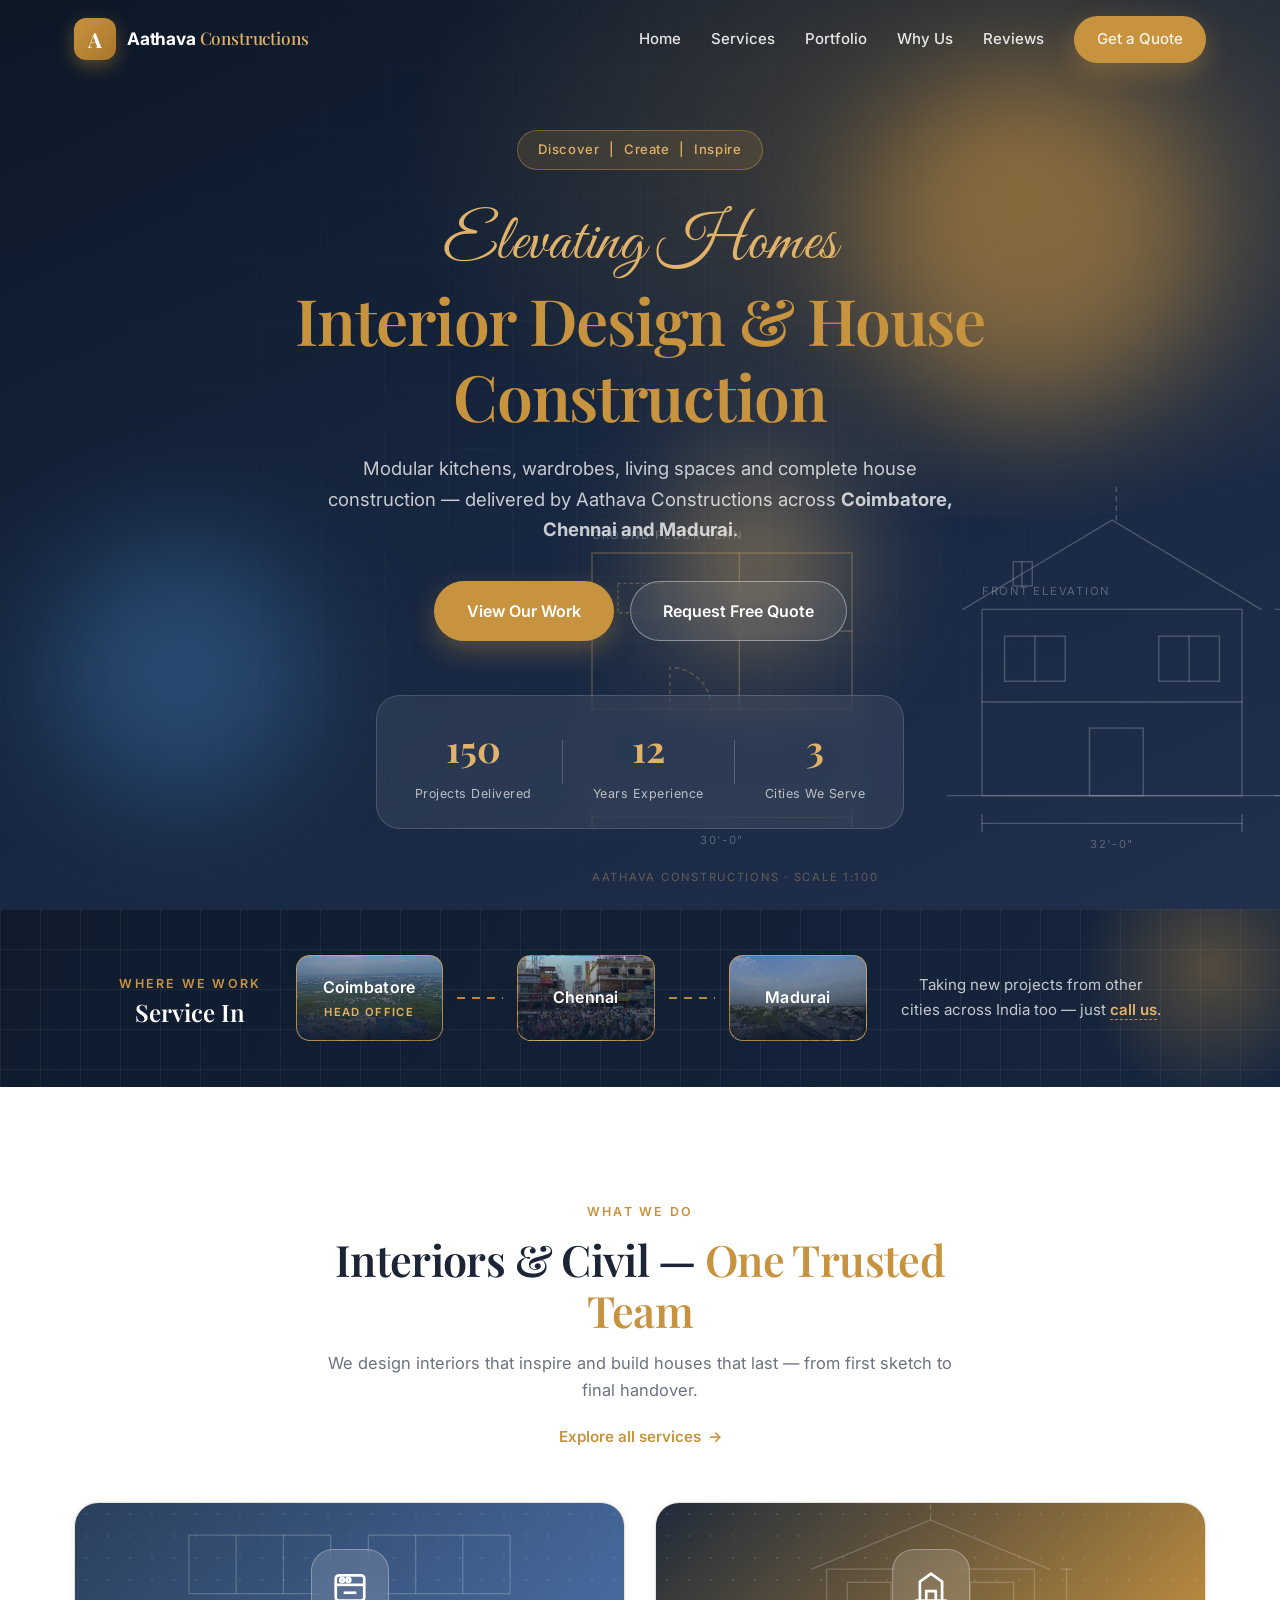
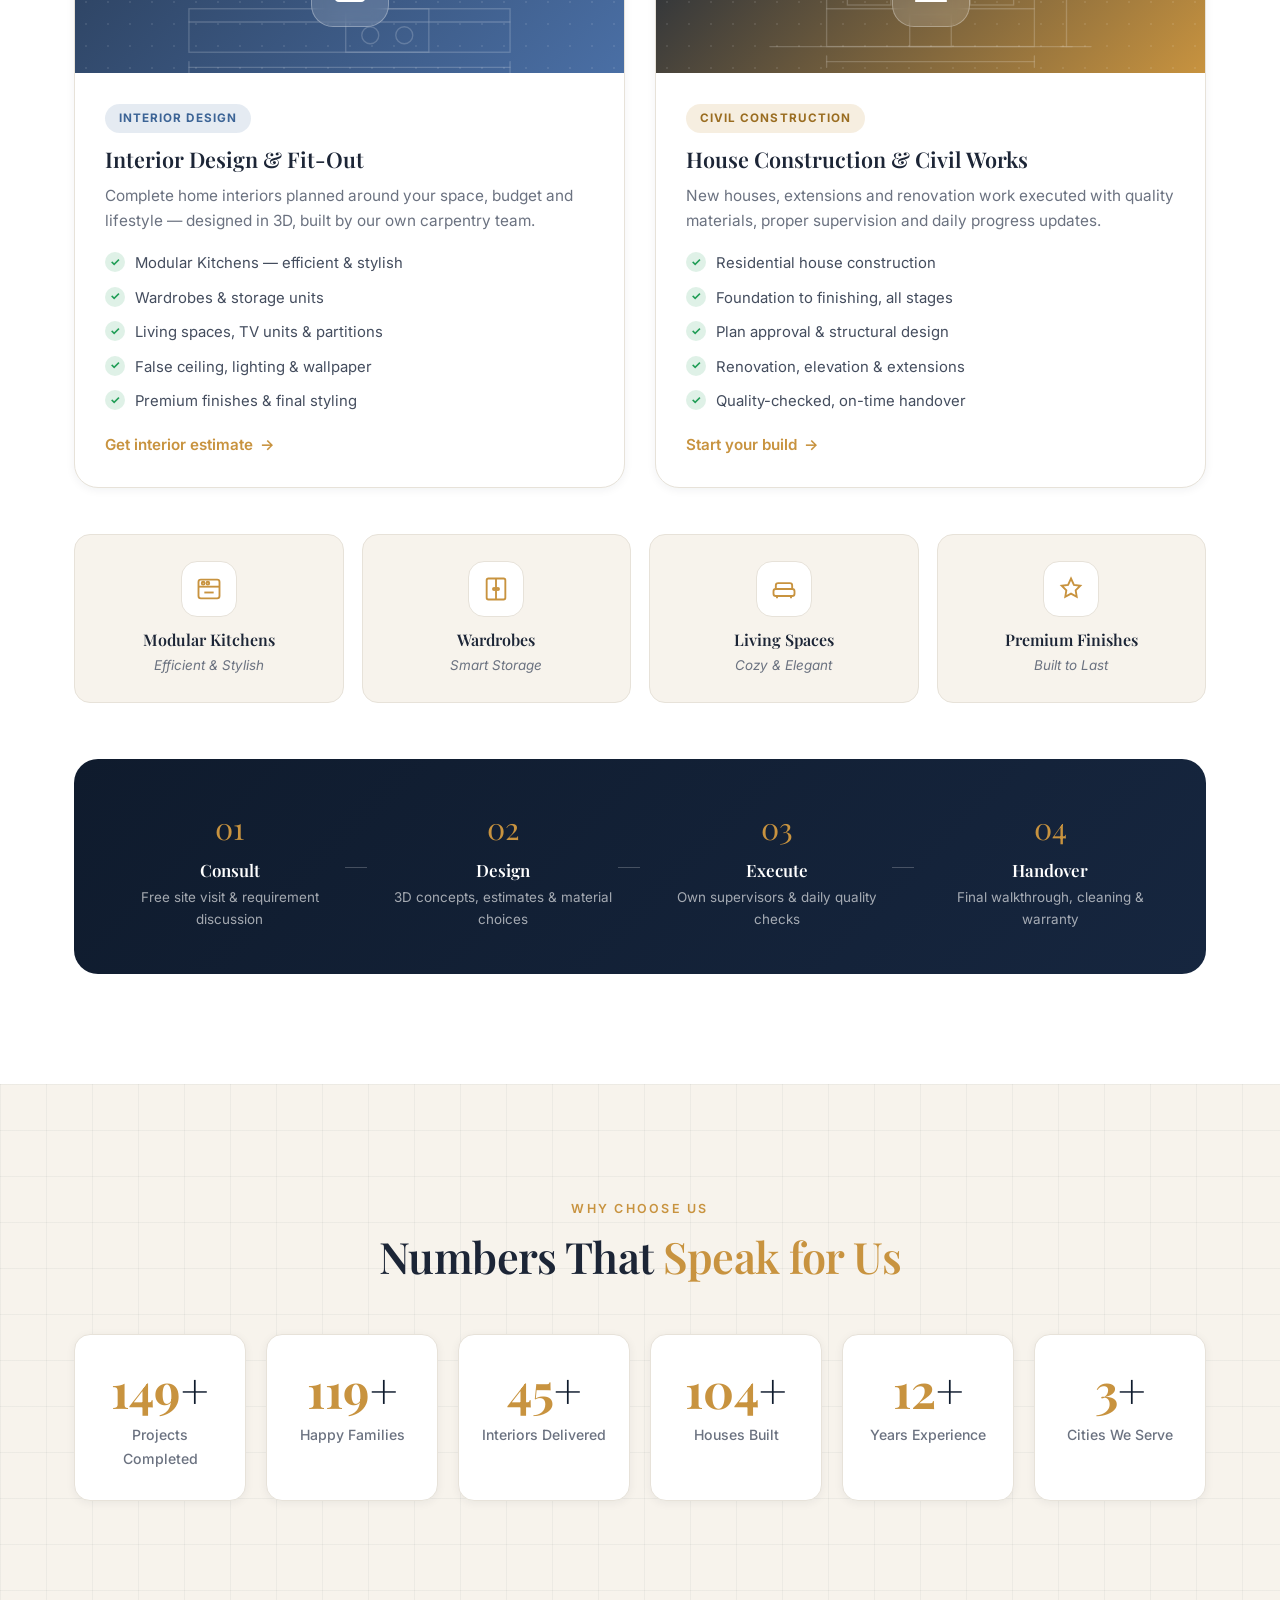
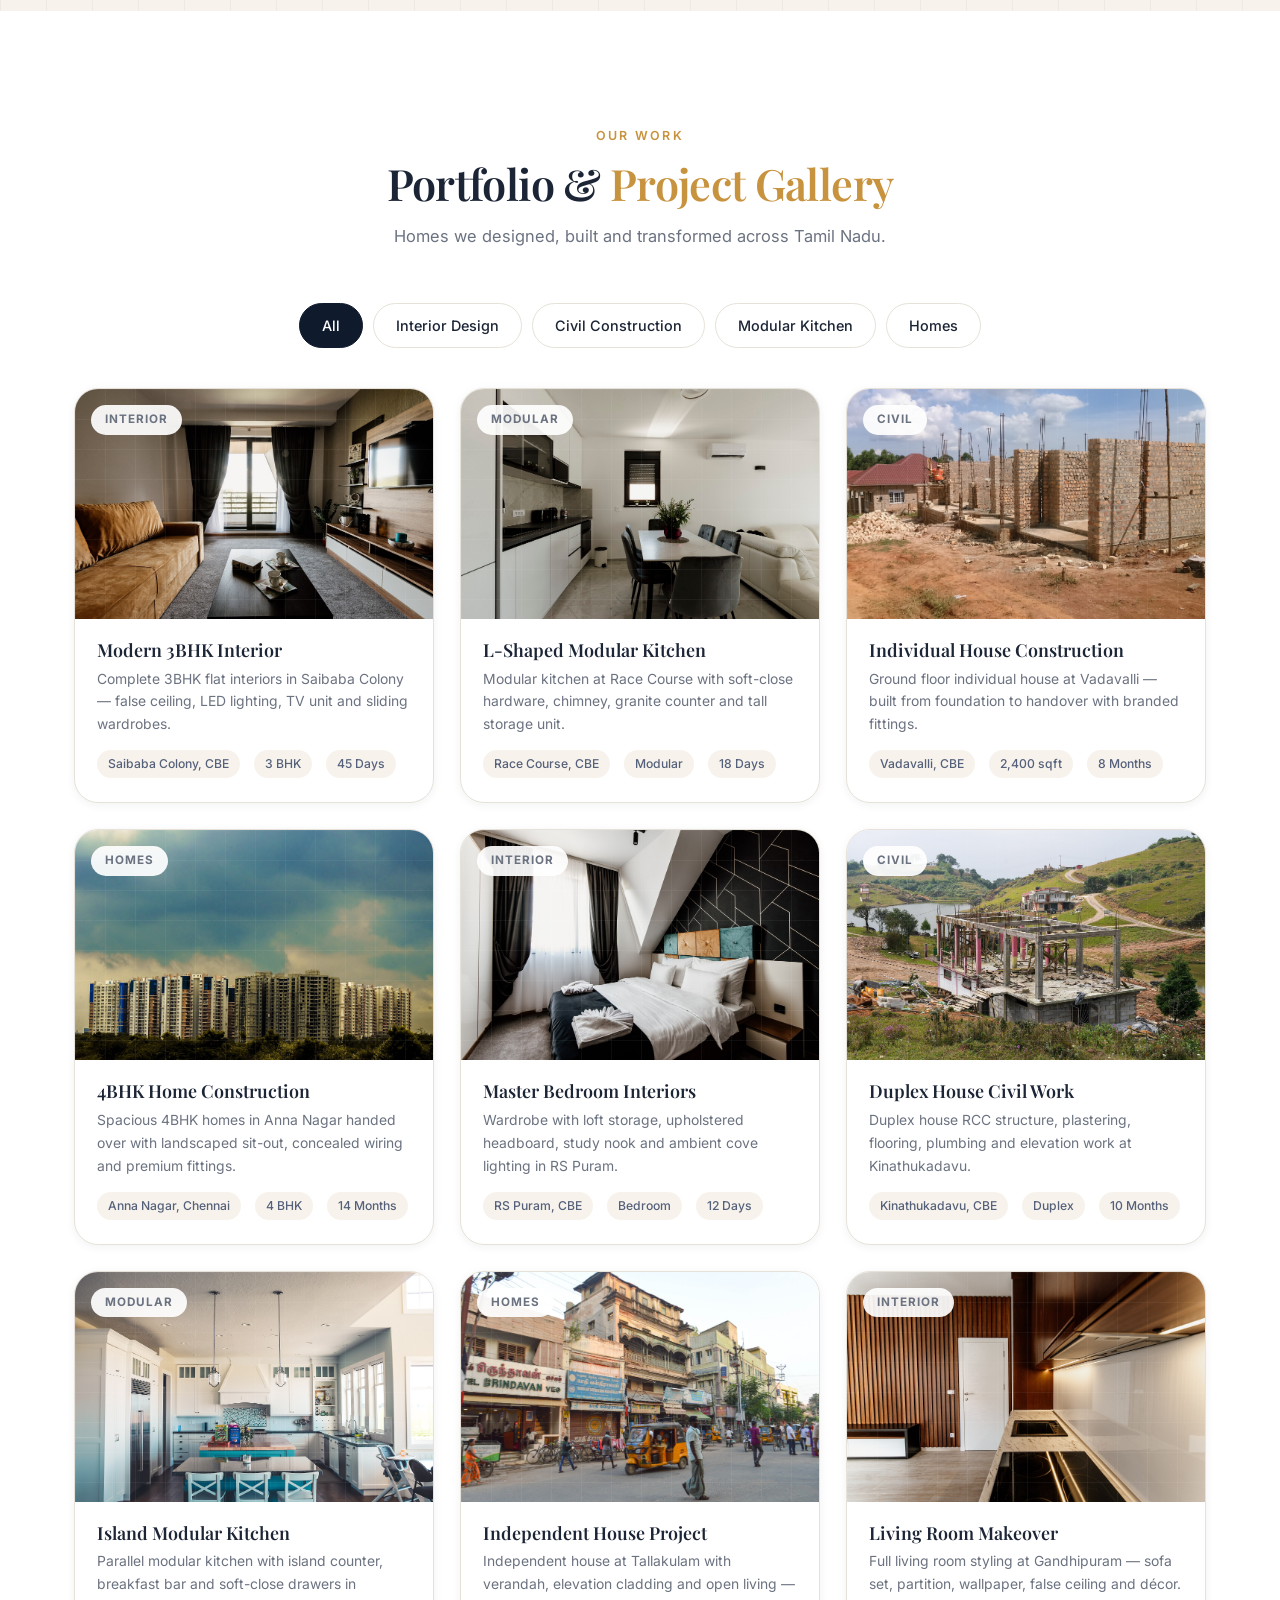
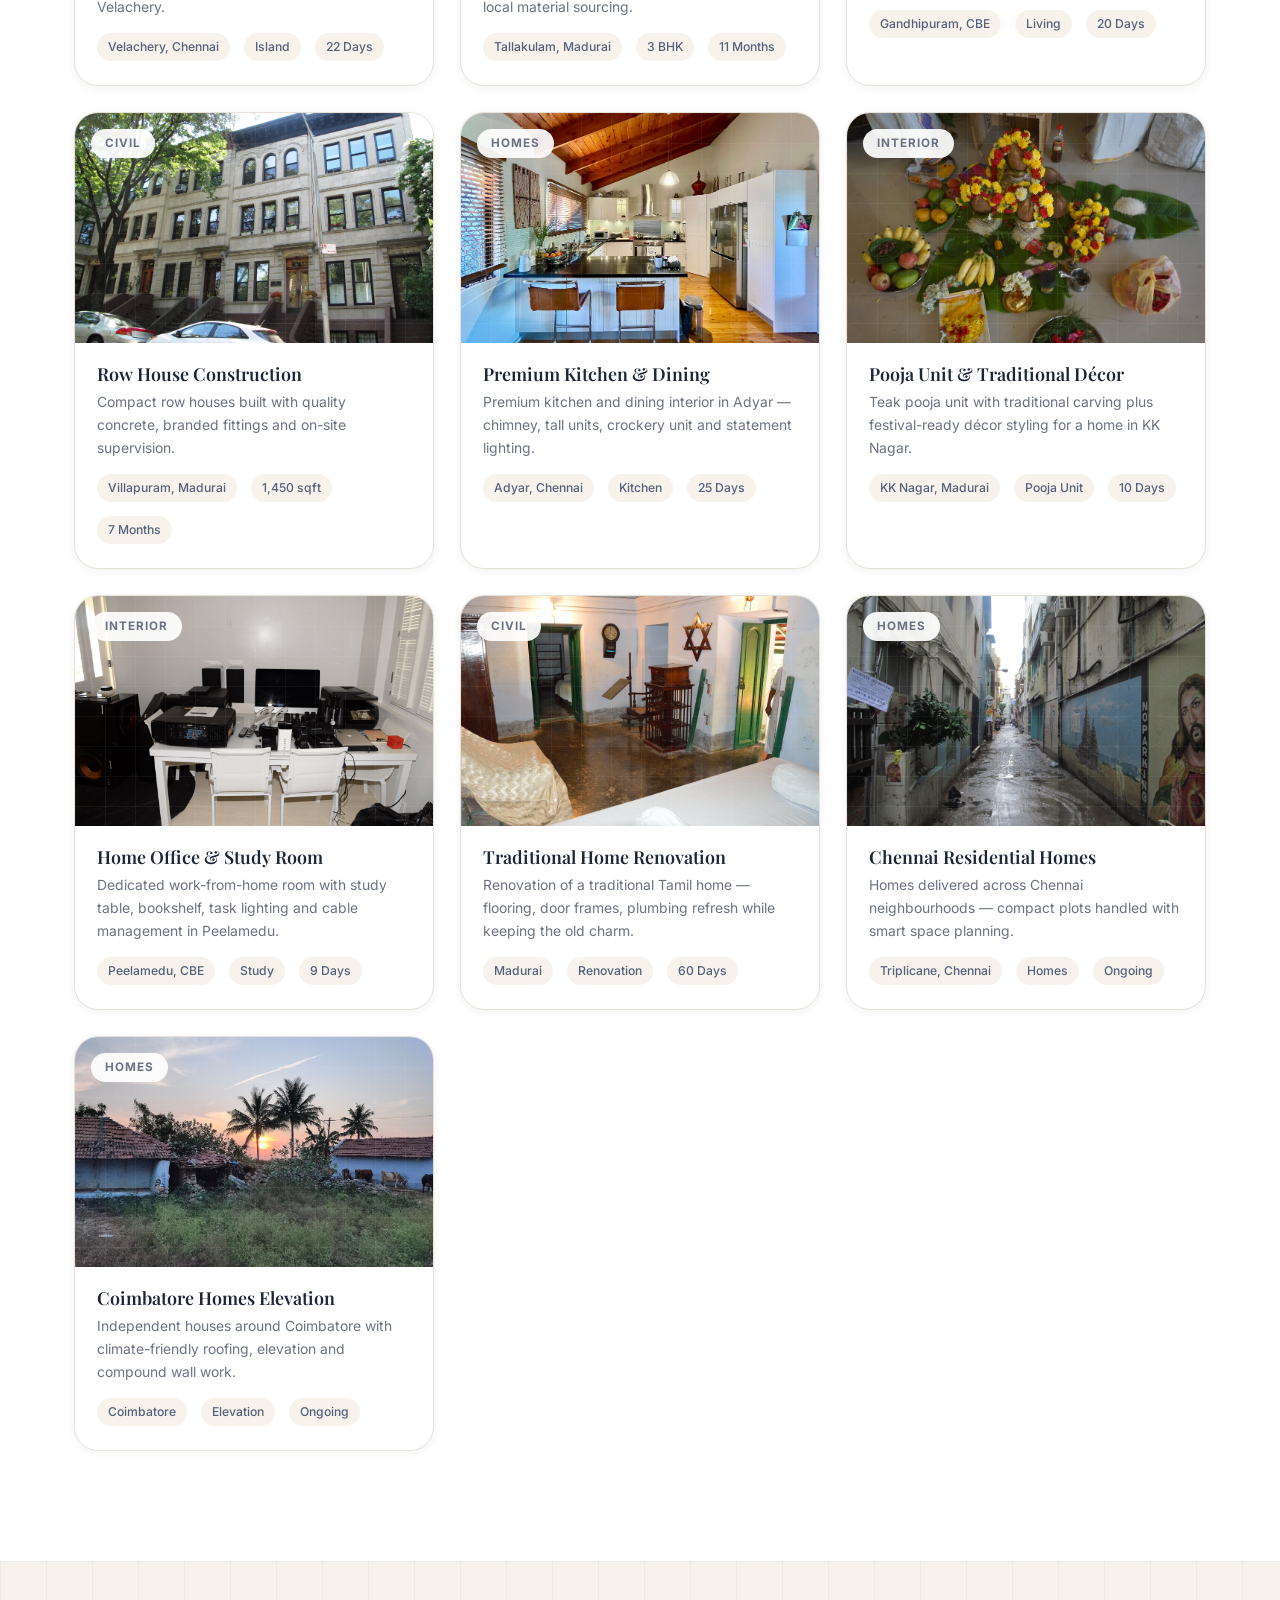
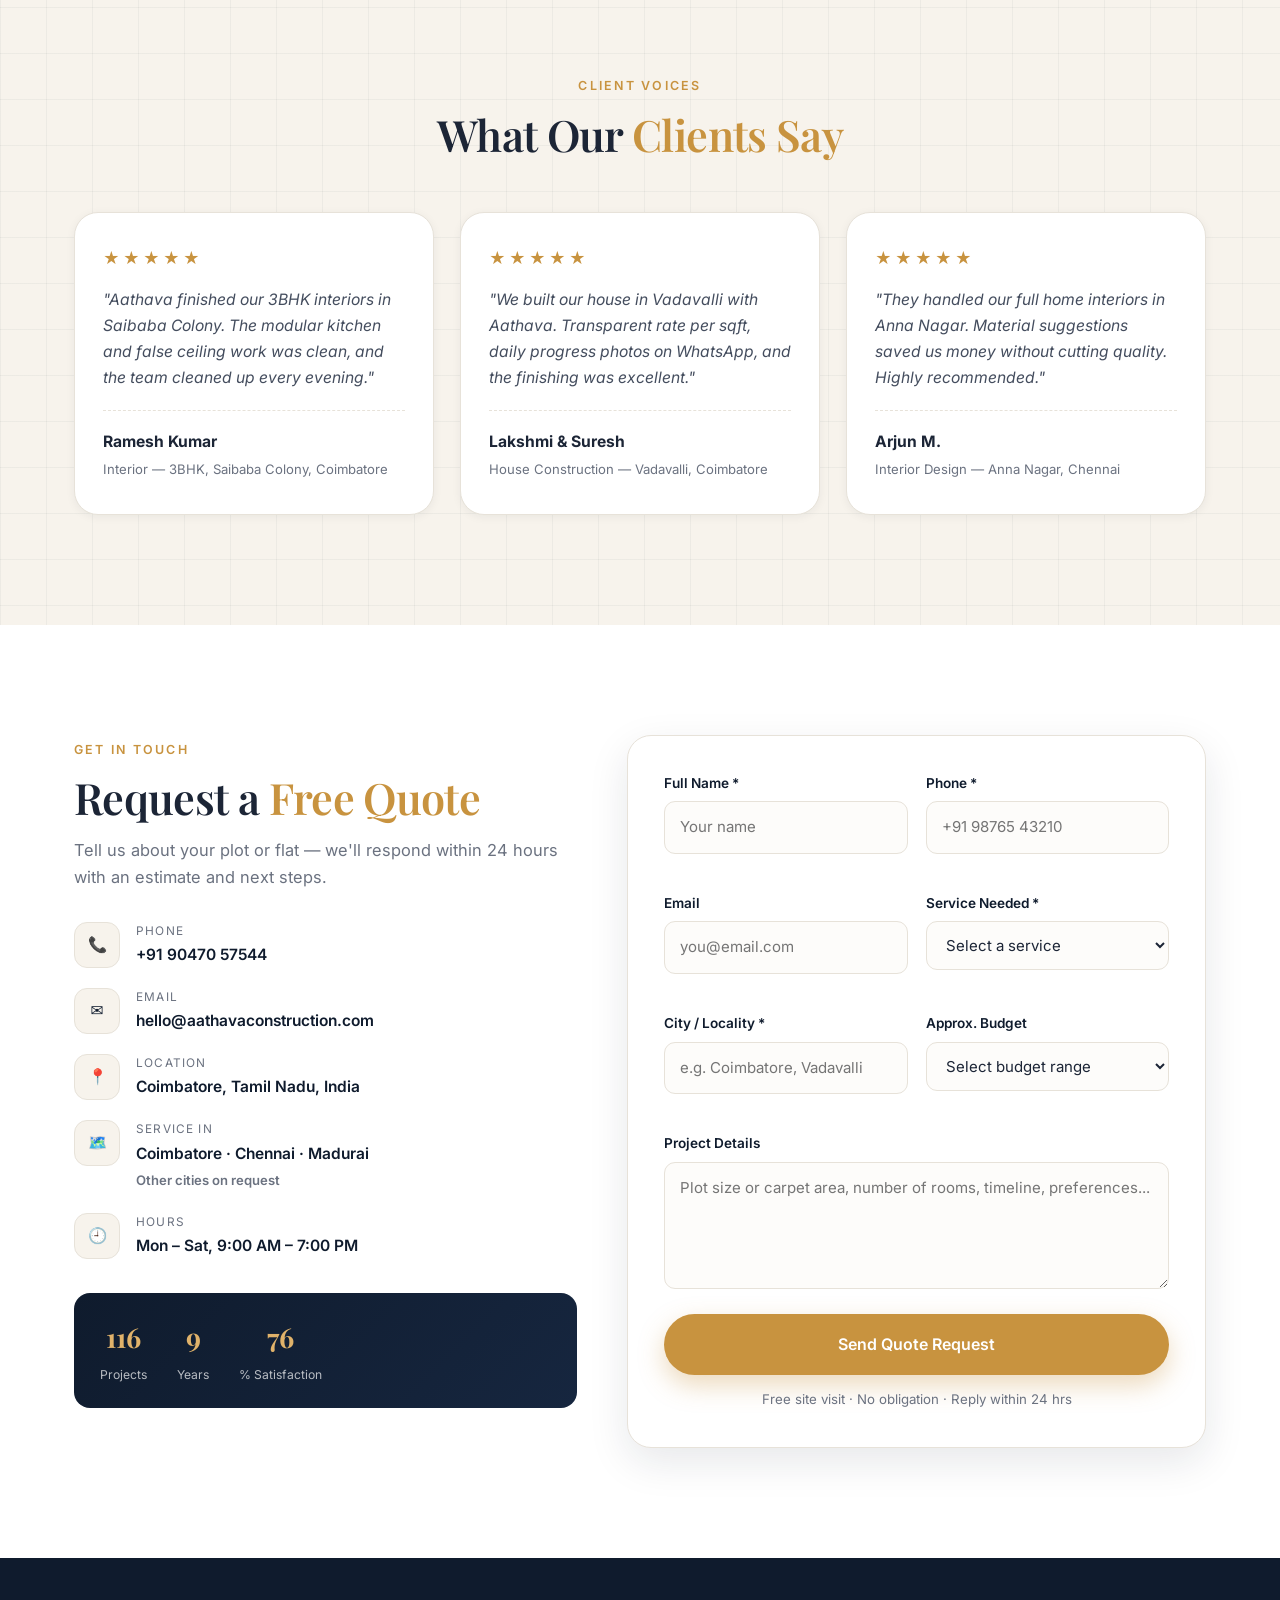
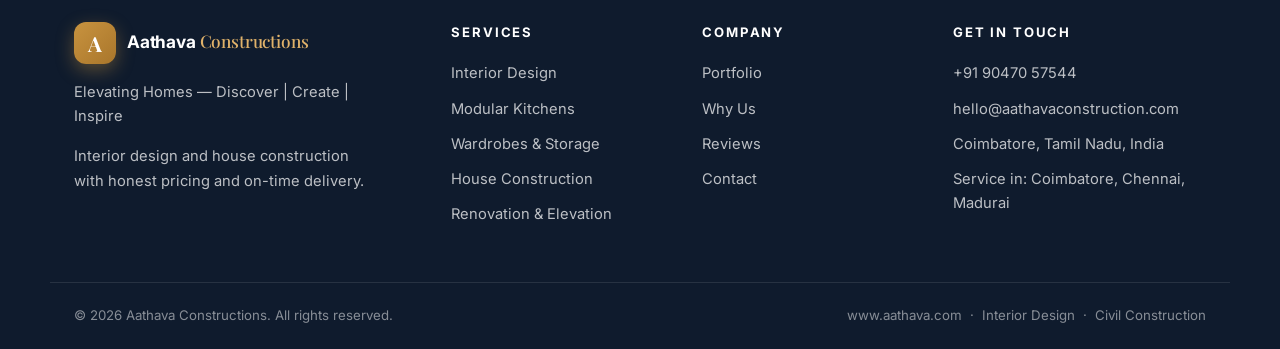
<file: index.html>
<!DOCTYPE html>
<html lang="en">
<head>
  <meta charset="UTF-8" />
  <meta name="viewport" content="width=device-width, initial-scale=1.0" />
  <title>Aathava Constructions | Interior Design & House Construction — Coimbatore, Chennai, Madurai</title>
  <meta name="description" content="Aathava Constructions — modular kitchens, wardrobes, living spaces, premium interiors and house construction. Service in Coimbatore, Chennai, Madurai." />
  <link rel="preconnect" href="https://fonts.googleapis.com" />
  <link rel="preconnect" href="https://fonts.gstatic.com" crossorigin />
  <link href="https://fonts.googleapis.com/css2?family=Playfair+Display:ital,wght@0,500;0,600;0,700;1,500&family=Great+Vibes&family=Inter:wght@300;400;500;600;700&display=swap" rel="stylesheet" />
  <link rel="stylesheet" href="styles.css" />
</head>
<body>

  <!-- NAVBAR -->
  <header class="navbar" id="navbar">
    <div class="container nav-inner">
      <a href="#" class="logo">
        <span class="logo-mark">A</span>
        <span class="logo-text">Aathava <em>Constructions</em></span>
      </a>
      <nav class="nav-links" id="navLinks">
        <a href="index.html">Home</a>
        <a href="services.html">Services</a>
        <a href="#portfolio">Portfolio</a>
        <a href="#stats">Why Us</a>
        <a href="#testimonials">Reviews</a>
        <a href="#contact" class="btn btn-primary nav-cta">Get a Quote</a>
      </nav>
      <button class="nav-toggle" id="navToggle" aria-label="Menu">
        <span></span><span></span><span></span>
      </button>
    </div>
  </header>

  <!-- HERO -->
  <section class="hero" id="home">
    <div class="hero-bg">
      <div class="hero-layer hero-layer-1"></div>
      <div class="hero-layer hero-layer-2"></div>

      <!-- Blueprint art: floor plan + front elevation -->
      <svg class="bp-art bp-hero" viewBox="0 0 900 560" fill="none" xmlns="http://www.w3.org/2000/svg" aria-hidden="true">
        <g stroke="rgba(224,178,106,.6)" stroke-width="1.6" stroke-linecap="round">
          <rect x="60" y="150" width="300" height="280"/>
          <line x1="230" y1="150" x2="230" y2="330"/>
          <line x1="60" y1="330" x2="360" y2="330"/>
          <line x1="230" y1="240" x2="360" y2="240"/>
          <path d="M150 330 v-48 a48 48 0 0 1 48 48" stroke-dasharray="4 5"/>
          <path d="M230 200 h44 a44 44 0 0 1 -44 44" stroke-dasharray="4 5"/>
          <rect x="90" y="185" width="52" height="34" stroke-dasharray="3 4"/>
          <line x1="60" y1="455" x2="360" y2="455"/>
          <line x1="60" y1="445" x2="60" y2="465"/>
          <line x1="360" y1="445" x2="360" y2="465"/>
        </g>
        <g stroke="rgba(255,255,255,.42)" stroke-width="1.6" stroke-linecap="round">
          <line x1="470" y1="430" x2="865" y2="430"/>
          <rect x="510" y="215" width="300" height="215"/>
          <path d="M488 215 L660 112 L832 215"/>
          <line x1="510" y1="322" x2="810" y2="322"/>
          <rect x="536" y="246" width="70" height="52"/>
          <line x1="571" y1="246" x2="571" y2="298"/>
          <rect x="714" y="246" width="70" height="52"/>
          <line x1="749" y1="246" x2="749" y2="298"/>
          <rect x="634" y="352" width="62" height="78"/>
          <line x1="665" y1="112" x2="665" y2="72" stroke-dasharray="5 6"/>
          <line x1="556" y1="188" x2="556" y2="160"/>
          <rect x="546" y="160" width="22" height="28"/>
          <line x1="858" y1="215" x2="858" y2="430"/>
          <line x1="848" y1="215" x2="868" y2="215"/>
          <line x1="848" y1="430" x2="868" y2="430"/>
          <line x1="510" y1="462" x2="810" y2="462"/>
          <line x1="510" y1="452" x2="510" y2="472"/>
          <line x1="810" y1="452" x2="810" y2="472"/>
        </g>
        <g fill="rgba(255,255,255,.55)" font-family="Inter, sans-serif" font-size="13" letter-spacing="2">
          <text x="60" y="134">GROUND FLOOR PLAN</text>
          <text x="510" y="198">FRONT ELEVATION</text>
          <text x="210" y="486" text-anchor="middle">30'-0"</text>
          <text x="660" y="490" text-anchor="middle">32'-0"</text>
          <text x="878" y="330">22'-0"</text>
          <text x="60" y="528" fill="rgba(224,178,106,.7)">AATHAVA CONSTRUCTIONS &#183; SCALE 1:100</text>
        </g>
      </svg>

      <div class="hero-shapes">
        <div class="shape shape-1"></div>
        <div class="shape shape-2"></div>
        <div class="shape shape-3"></div>
      </div>
    </div>

    <div class="container hero-content">
      <p class="hero-badge reveal">Discover &nbsp;|&nbsp; Create &nbsp;|&nbsp; Inspire</p>
      <h1 class="reveal delay-1">
        <em class="script">Elevating Homes</em><br />
        <span class="accent">Interior Design &amp; House Construction</span>
      </h1>
      <p class="hero-sub reveal delay-2">
        Modular kitchens, wardrobes, living spaces and complete house construction —
        delivered by Aathava Constructions across <strong>Coimbatore, Chennai and Madurai</strong>.
      </p>
      <div class="hero-actions reveal delay-3">
        <a href="#portfolio" class="btn btn-primary btn-lg">View Our Work</a>
        <a href="#contact" class="btn btn-ghost btn-lg">Request Free Quote</a>
      </div>
      <div class="hero-mini-stats reveal delay-4">
        <div><strong data-count="150">0</strong><span>Projects Delivered</span></div>
        <div class="divider"></div>
        <div><strong data-count="12">0</strong><span>Years Experience</span></div>
        <div class="divider"></div>
        <div><strong data-count="3">0</strong><span>Cities We Serve</span></div>
      </div>
    </div>
  </section>

  <!-- SERVICE LOCATIONS -->
  <section class="loc-band">
    <div class="container locations reveal">
      <div class="loc-head">
        <p class="eyebrow">Where We Work</p>
        <h3>Service In</h3>
      </div>
      <div class="loc-route">
        <span class="loc-city has-photo" style="background-image:url('assets/img/tn09-coimbatore-city.jpg')">
          <span class="loc-label">Coimbatore<em>Head Office</em></span>
        </span>
        <span class="loc-line"></span>
        <span class="loc-city has-photo" style="background-image:url('assets/img/tn11-chennai-street.jpg')">
          <span class="loc-label">Chennai</span>
        </span>
        <span class="loc-line"></span>
        <span class="loc-city has-photo" style="background-image:url('assets/img/tn10-madurai-city.jpg')">
          <span class="loc-label">Madurai</span>
        </span>
      </div>
      <p class="loc-note">Taking new projects from other cities across India too — just <a href="#contact">call us</a>.</p>
    </div>
  </section>

  <!-- SERVICES -->
  <section class="section" id="services">
    <div class="container">
      <div class="section-head reveal">
        <p class="eyebrow">What We Do</p>
        <h2>Interiors &amp; Civil — <span class="accent">One Trusted Team</span></h2>
        <p class="section-sub">We design interiors that inspire and build houses that last — from first sketch to final handover.</p>
        <a href="services.html" class="link-arrow services-more">Explore all services</a>
      </div>

      <div class="service-grid">
        <!-- Interior Card -->
        <article class="service-card reveal">
          <div class="service-visual interior-visual">
            <svg class="bp-art bp-service" viewBox="0 0 400 180" fill="none" xmlns="http://www.w3.org/2000/svg" aria-hidden="true">
              <g stroke="rgba(255,255,255,.5)" stroke-width="1.4" stroke-linecap="round">
                <rect x="30" y="34" width="150" height="62"/>
                <line x1="80" y1="34" x2="80" y2="96"/>
                <line x1="130" y1="34" x2="130" y2="96"/>
                <rect x="220" y="34" width="150" height="62"/>
                <line x1="270" y1="34" x2="270" y2="96"/>
                <line x1="320" y1="34" x2="320" y2="96"/>
                <rect x="30" y="112" width="340" height="46"/>
                <line x1="30" y1="126" x2="370" y2="126"/>
                <rect x="196" y="112" width="88" height="46"/>
                <circle cx="222" cy="140" r="9"/>
                <circle cx="258" cy="140" r="9"/>
                <line x1="30" y1="174" x2="370" y2="174"/>
                <line x1="30" y1="168" x2="30" y2="180"/>
                <line x1="370" y1="168" x2="370" y2="180"/>
              </g>
            </svg>
            <div class="service-icon">
              <svg viewBox="0 0 24 24" fill="none" stroke="currentColor" stroke-width="1.7"><rect x="3" y="4" width="18" height="16" rx="2"/><line x1="3" y1="10" x2="21" y2="10"/><circle cx="7" cy="7" r="1.2"/><circle cx="11" cy="7" r="1.2"/><path d="M8 15h8"/></svg>
            </div>
          </div>
          <div class="service-body">
            <span class="tag tag-interior">Interior Design</span>
            <h3>Interior Design &amp; Fit-Out</h3>
            <p>Complete home interiors planned around your space, budget and lifestyle — designed in 3D, built by our own carpentry team.</p>
            <ul class="check-list">
              <li>Modular Kitchens — efficient &amp; stylish</li>
              <li>Wardrobes &amp; storage units</li>
              <li>Living spaces, TV units &amp; partitions</li>
              <li>False ceiling, lighting &amp; wallpaper</li>
              <li>Premium finishes &amp; final styling</li>
            </ul>
            <a href="#contact" class="link-arrow">Get interior estimate</a>
          </div>
        </article>

        <!-- Civil Card -->
        <article class="service-card reveal delay-1">
          <div class="service-visual civil-visual">
            <svg class="bp-art bp-service" viewBox="0 0 400 180" fill="none" xmlns="http://www.w3.org/2000/svg" aria-hidden="true">
              <g stroke="rgba(255,255,255,.5)" stroke-width="1.4" stroke-linecap="round">
                <line x1="30" y1="152" x2="370" y2="152"/>
                <rect x="90" y="70" width="220" height="82"/>
                <path d="M74 70 L200 18 L326 70"/>
                <line x1="90" y1="112" x2="310" y2="112"/>
                <rect x="112" y="84" width="46" height="24"/>
                <rect x="242" y="84" width="46" height="24"/>
                <rect x="178" y="118" width="44" height="34"/>
                <line x1="200" y1="18" x2="200" y2="0" stroke-dasharray="5 6"/>
                <line x1="344" y1="70" x2="344" y2="152"/>
                <line x1="338" y1="70" x2="350" y2="70"/>
                <line x1="338" y1="152" x2="350" y2="152"/>
                <line x1="90" y1="168" x2="310" y2="168"/>
                <line x1="90" y1="162" x2="90" y2="174"/>
                <line x1="310" y1="162" x2="310" y2="174"/>
              </g>
            </svg>
            <div class="service-icon">
              <svg viewBox="0 0 24 24" fill="none" stroke="currentColor" stroke-width="1.7"><path d="M2 20h20"/><path d="M5 20V8l7-5 7 5v12"/><path d="M9 20v-6h6v6"/></svg>
            </div>
          </div>
          <div class="service-body">
            <span class="tag tag-civil">Civil Construction</span>
            <h3>House Construction &amp; Civil Works</h3>
            <p>New houses, extensions and renovation work executed with quality materials, proper supervision and daily progress updates.</p>
            <ul class="check-list">
              <li>Residential house construction</li>
              <li>Foundation to finishing, all stages</li>
              <li>Plan approval &amp; structural design</li>
              <li>Renovation, elevation &amp; extensions</li>
              <li>Quality-checked, on-time handover</li>
            </ul>
            <a href="#contact" class="link-arrow">Start your build</a>
          </div>
        </article>
      </div>

      <!-- Signature services strip -->
      <div class="highlight-strip reveal">
        <div class="hs-item">
          <span class="hs-ico"><svg viewBox="0 0 24 24" fill="none" stroke="currentColor" stroke-width="1.6"><rect x="3" y="4" width="18" height="16" rx="2"/><line x1="3" y1="10" x2="21" y2="10"/><circle cx="7" cy="7" r="1.2"/><circle cx="11" cy="7" r="1.2"/><path d="M8 15h8"/></svg></span>
          <h4>Modular Kitchens</h4>
          <p>Efficient &amp; Stylish</p>
        </div>
        <div class="hs-item">
          <span class="hs-ico"><svg viewBox="0 0 24 24" fill="none" stroke="currentColor" stroke-width="1.6"><rect x="4" y="3" width="16" height="18" rx="1.5"/><line x1="12" y1="3" x2="12" y2="21"/><circle cx="10.4" cy="12" r="1"/><circle cx="13.6" cy="12" r="1"/></svg></span>
          <h4>Wardrobes</h4>
          <p>Smart Storage</p>
        </div>
        <div class="hs-item">
          <span class="hs-ico"><svg viewBox="0 0 24 24" fill="none" stroke="currentColor" stroke-width="1.6"><path d="M5 12V9a2 2 0 0 1 2-2h10a2 2 0 0 1 2 2v3"/><rect x="3" y="12" width="18" height="6" rx="2"/><path d="M6 18v2M18 18v2"/></svg></span>
          <h4>Living Spaces</h4>
          <p>Cozy &amp; Elegant</p>
        </div>
        <div class="hs-item">
          <span class="hs-ico"><svg viewBox="0 0 24 24" fill="none" stroke="currentColor" stroke-width="1.6"><path d="M12 3l2.5 5.4L20 9.2l-4 3.9.9 5.6L12 16l-4.9 2.7.9-5.6-4-3.9 5.5-.8z"/></svg></span>
          <h4>Premium Finishes</h4>
          <p>Built to Last</p>
        </div>
      </div>

      <!-- Process strip -->
      <div class="process reveal">
        <div class="process-step"><span>01</span><h4>Consult</h4><p>Free site visit &amp; requirement discussion</p></div>
        <div class="process-step"><span>02</span><h4>Design</h4><p>3D concepts, estimates &amp; material choices</p></div>
        <div class="process-step"><span>03</span><h4>Execute</h4><p>Own supervisors &amp; daily quality checks</p></div>
        <div class="process-step"><span>04</span><h4>Handover</h4><p>Final walkthrough, cleaning &amp; warranty</p></div>
      </div>
    </div>
  </section>

  <!-- STATS -->
  <section class="section section-alt" id="stats">
    <div class="container">
      <div class="section-head reveal">
        <p class="eyebrow">Why Choose Us</p>
        <h2>Numbers That <span class="accent">Speak for Us</span></h2>
      </div>
      <div class="stats-grid">
        <div class="stat-card reveal"><div class="stat-num" data-count="150">0</div><div class="stat-label">Projects Completed</div></div>
        <div class="stat-card reveal delay-1"><div class="stat-num" data-count="120">0</div><div class="stat-label">Happy Families</div></div>
        <div class="stat-card reveal delay-2"><div class="stat-num" data-count="45">0</div><div class="stat-label">Interiors Delivered</div></div>
        <div class="stat-card reveal delay-3"><div class="stat-num" data-count="105">0</div><div class="stat-label">Houses Built</div></div>
        <div class="stat-card reveal delay-4"><div class="stat-num" data-count="12">0</div><div class="stat-label">Years Experience</div></div>
        <div class="stat-card reveal delay-5"><div class="stat-num" data-count="3">0</div><div class="stat-label">Cities We Serve</div></div>
      </div>
    </div>
  </section>

  <!-- PORTFOLIO -->
  <section class="section" id="portfolio">
    <div class="container">
      <div class="section-head reveal">
        <p class="eyebrow">Our Work</p>
        <h2>Portfolio &amp; <span class="accent">Project Gallery</span></h2>
        <p class="section-sub">Homes we designed, built and transformed across Tamil Nadu.</p>
      </div>

      <div class="filter-bar reveal" id="filterBar">
        <button class="filter-btn active" data-filter="all">All</button>
        <button class="filter-btn" data-filter="interior">Interior Design</button>
        <button class="filter-btn" data-filter="civil">Civil Construction</button>
        <button class="filter-btn" data-filter="modular">Modular Kitchen</button>
        <button class="filter-btn" data-filter="home">Homes</button>
      </div>

      <div class="portfolio-grid" id="portfolioGrid"><!-- injected by JS --></div>

      <div class="portfolio-empty" id="portfolioEmpty" hidden>
        <p>No projects found in this category yet.</p>
      </div>
    </div>
  </section>

  <!-- TESTIMONIALS -->
  <section class="section section-alt" id="testimonials">
    <div class="container">
      <div class="section-head reveal">
        <p class="eyebrow">Client Voices</p>
        <h2>What Our <span class="accent">Clients Say</span></h2>
      </div>
      <div class="testimonial-grid">
        <figure class="testimonial reveal">
          <div class="stars">★★★★★</div>
          <blockquote>"Aathava finished our 3BHK interiors in Saibaba Colony. The modular kitchen and false ceiling work was clean, and the team cleaned up every evening."</blockquote>
          <figcaption><strong>Ramesh Kumar</strong><span>Interior — 3BHK, Saibaba Colony, Coimbatore</span></figcaption>
        </figure>
        <figure class="testimonial reveal delay-1">
          <div class="stars">★★★★★</div>
          <blockquote>"We built our house in Vadavalli with Aathava. Transparent rate per sqft, daily progress photos on WhatsApp, and the finishing was excellent."</blockquote>
          <figcaption><strong>Lakshmi &amp; Suresh</strong><span>House Construction — Vadavalli, Coimbatore</span></figcaption>
        </figure>
        <figure class="testimonial reveal delay-2">
          <div class="stars">★★★★★</div>
          <blockquote>"They handled our full home interiors in Anna Nagar. Material suggestions saved us money without cutting quality. Highly recommended."</blockquote>
          <figcaption><strong>Arjun M.</strong><span>Interior Design — Anna Nagar, Chennai</span></figcaption>
        </figure>
      </div>
    </div>
  </section>

  <!-- CONTACT / QUOTE -->
  <section class="section" id="contact">
    <div class="container">
      <div class="contact-wrap">
        <div class="contact-info reveal">
          <p class="eyebrow">Get in Touch</p>
          <h2>Request a <span class="accent">Free Quote</span></h2>
          <p class="section-sub">Tell us about your plot or flat — we'll respond within 24 hours with an estimate and next steps.</p>

          <ul class="contact-list">
            <li>
              <span class="ci-icon">📞</span>
              <div><small>Phone</small><a href="tel:+919047057544">+91 90470 57544</a></div>
            </li>
            <li>
              <span class="ci-icon">✉️</span>
              <div><small>Email</small><a href="mailto:hello@aathavaconstruction.com">hello@aathavaconstruction.com</a></div>
            </li>
            <li>
              <span class="ci-icon">📍</span>
              <div><small>Location</small><span>Coimbatore, Tamil Nadu, India</span></div>
            </li>
            <li>
              <span class="ci-icon">🗺️</span>
              <div><small>Service In</small><span>Coimbatore &middot; Chennai &middot; Madurai <br /><em class="muted-note">Other cities on request</em></span></div>
            </li>
            <li>
              <span class="ci-icon">🕘</span>
              <div><small>Hours</small><span>Mon – Sat, 9:00 AM – 7:00 PM</span></div>
            </li>
          </ul>

          <div class="trust-strip">
            <div><strong data-count="150">0</strong><span>Projects</span></div>
            <div><strong data-count="12">0</strong><span>Years</span></div>
            <div><strong data-count="98">0</strong><span>% Satisfaction</span></div>
          </div>
        </div>

        <form class="quote-form reveal delay-1" id="quoteForm" novalidate>
          <div class="form-row">
            <div class="field">
              <label for="name">Full Name *</label>
              <input type="text" id="name" name="name" placeholder="Your name" required />
              <span class="error" data-for="name"></span>
            </div>
            <div class="field">
              <label for="phone">Phone *</label>
              <input type="tel" id="phone" name="phone" placeholder="+91 98765 43210" required />
              <span class="error" data-for="phone"></span>
            </div>
          </div>

          <div class="form-row">
            <div class="field">
              <label for="email">Email</label>
              <input type="email" id="email" name="email" placeholder="you@email.com" />
              <span class="error" data-for="email"></span>
            </div>
            <div class="field">
              <label for="service">Service Needed *</label>
              <select id="service" name="service" required>
                <option value="">Select a service</option>
                <option value="interior">Interior Design</option>
                <option value="modular">Modular Kitchen</option>
                <option value="wardrobe">Wardrobes &amp; Storage</option>
                <option value="construction">House Construction</option>
                <option value="renovation">Renovation &amp; Extension</option>
                <option value="other">Other</option>
              </select>
              <span class="error" data-for="service"></span>
            </div>
          </div>

          <div class="form-row">
            <div class="field">
              <label for="city">City / Locality *</label>
              <input type="text" id="city" name="city" placeholder="e.g. Coimbatore, Vadavalli" required />
              <span class="error" data-for="city"></span>
            </div>
            <div class="field">
              <label for="budget">Approx. Budget</label>
              <select id="budget" name="budget">
                <option value="">Select budget range</option>
                <option value="2-5">₹2L – ₹5L</option>
                <option value="5-10">₹5L – ₹10L</option>
                <option value="10-25">₹10L – ₹25L</option>
                <option value="25-50">₹25L – ₹50L</option>
                <option value="50+">₹50L+</option>
                <option value="not-sure">Not sure yet</option>
              </select>
            </div>
          </div>

          <div class="field">
            <label for="message">Project Details</label>
            <textarea id="message" name="message" rows="4" placeholder="Plot size or carpet area, number of rooms, timeline, preferences..."></textarea>
          </div>

          <button type="submit" class="btn btn-primary btn-lg btn-block" id="submitBtn">
            Send Quote Request
          </button>
          <p class="form-note">Free site visit &middot; No obligation &middot; Reply within 24 hrs</p>
          <div class="form-success" id="formSuccess" hidden>
            <div class="success-icon">✓</div>
            <h4>Thank you! Request received.</h4>
            <p>Our team will contact you within 24 hours.</p>
          </div>
        </form>
      </div>
    </div>
  </section>

  <!-- FOOTER -->
  <footer class="footer">
    <div class="container footer-grid">
      <div class="footer-brand">
        <a href="#" class="logo">
          <span class="logo-mark">A</span>
          <span class="logo-text">Aathava <em>Constructions</em></span>
        </a>
        <p class="footer-tag">Elevating Homes — Discover | Create | Inspire</p>
        <p>Interior design and house construction with honest pricing and on-time delivery.</p>
      </div>
      <div class="footer-col">
        <h5>Services</h5>
        <a href="services.html#interior">Interior Design</a>
        <a href="services.html#interior">Modular Kitchens</a>
        <a href="services.html#interior">Wardrobes &amp; Storage</a>
        <a href="services.html#civil">House Construction</a>
        <a href="services.html#civil">Renovation &amp; Elevation</a>
      </div>
      <div class="footer-col">
        <h5>Company</h5>
        <a href="#portfolio">Portfolio</a>
        <a href="#stats">Why Us</a>
        <a href="#testimonials">Reviews</a>
        <a href="#contact">Contact</a>
      </div>
      <div class="footer-col">
        <h5>Get in touch</h5>
        <a href="tel:+919047057544">+91 90470 57544</a>
        <a href="mailto:hello@aathavaconstruction.com">hello@aathavaconstruction.com</a>
        <span>Coimbatore, Tamil Nadu, India</span>
        <span>Service in: Coimbatore, Chennai, Madurai</span>
      </div>
    </div>
    <div class="container footer-bottom">
      <p>© <span id="year"></span> Aathava Constructions. All rights reserved.</p>
      <p>www.aathava.com &nbsp;·&nbsp; Interior Design &nbsp;·&nbsp; Civil Construction</p>
    </div>
  </footer>

  <!-- LIGHTBOX -->
  <div class="lightbox" id="lightbox" hidden>
    <button class="lb-close" id="lbClose" aria-label="Close">✕</button>
    <button class="lb-prev" id="lbPrev" aria-label="Previous">‹</button>
    <div class="lb-content">
      <div class="lb-visual" id="lbVisual"></div>
      <div class="lb-info">
        <span class="tag" id="lbTag"></span>
        <h3 id="lbTitle"></h3>
        <p id="lbDesc"></p>
        <div class="lb-meta" id="lbMeta"></div>
      </div>
    </div>
    <button class="lb-next" id="lbNext" aria-label="Next">›</button>
  </div>

  <!-- FLOATING CTA -->
  <a href="#contact" class="fab" aria-label="Get a quote">
    <span>Get Quote</span>
  </a>

  <script src="app.js"></script>
</body>
</html>
</file>
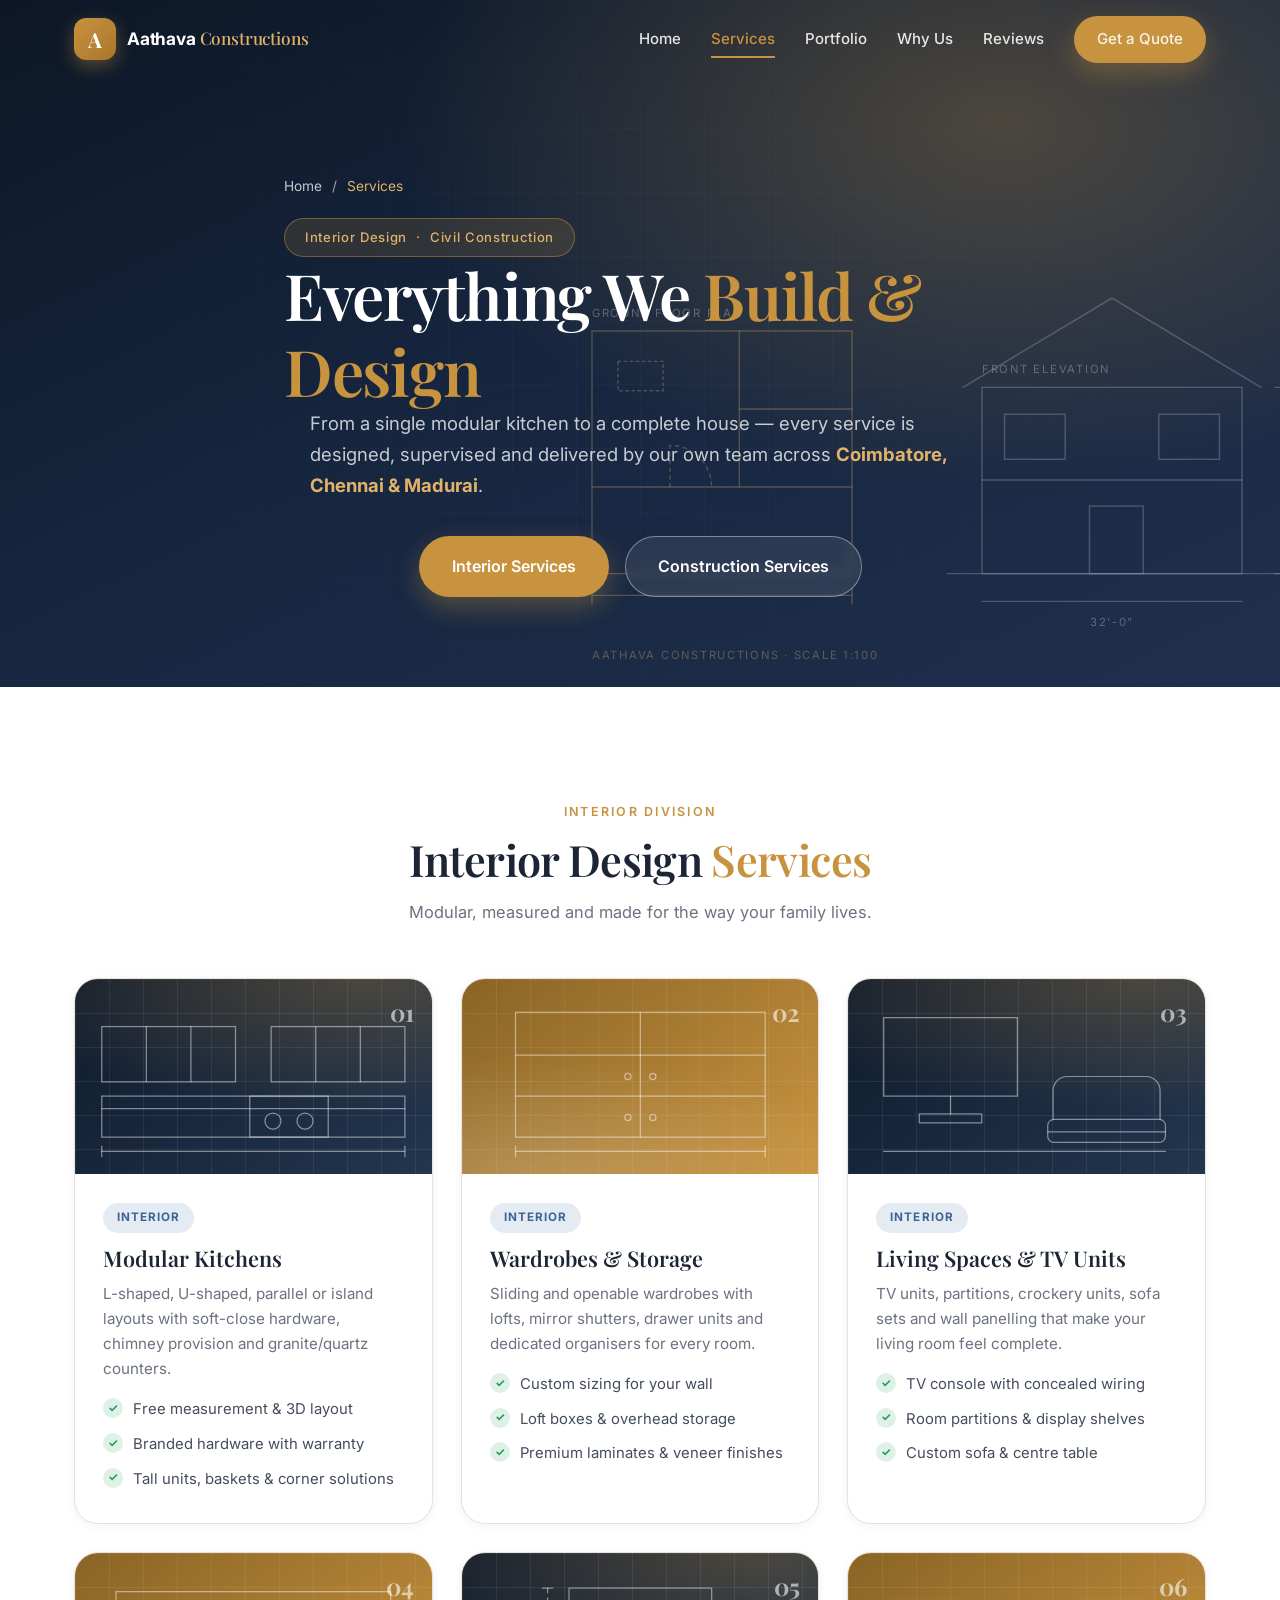
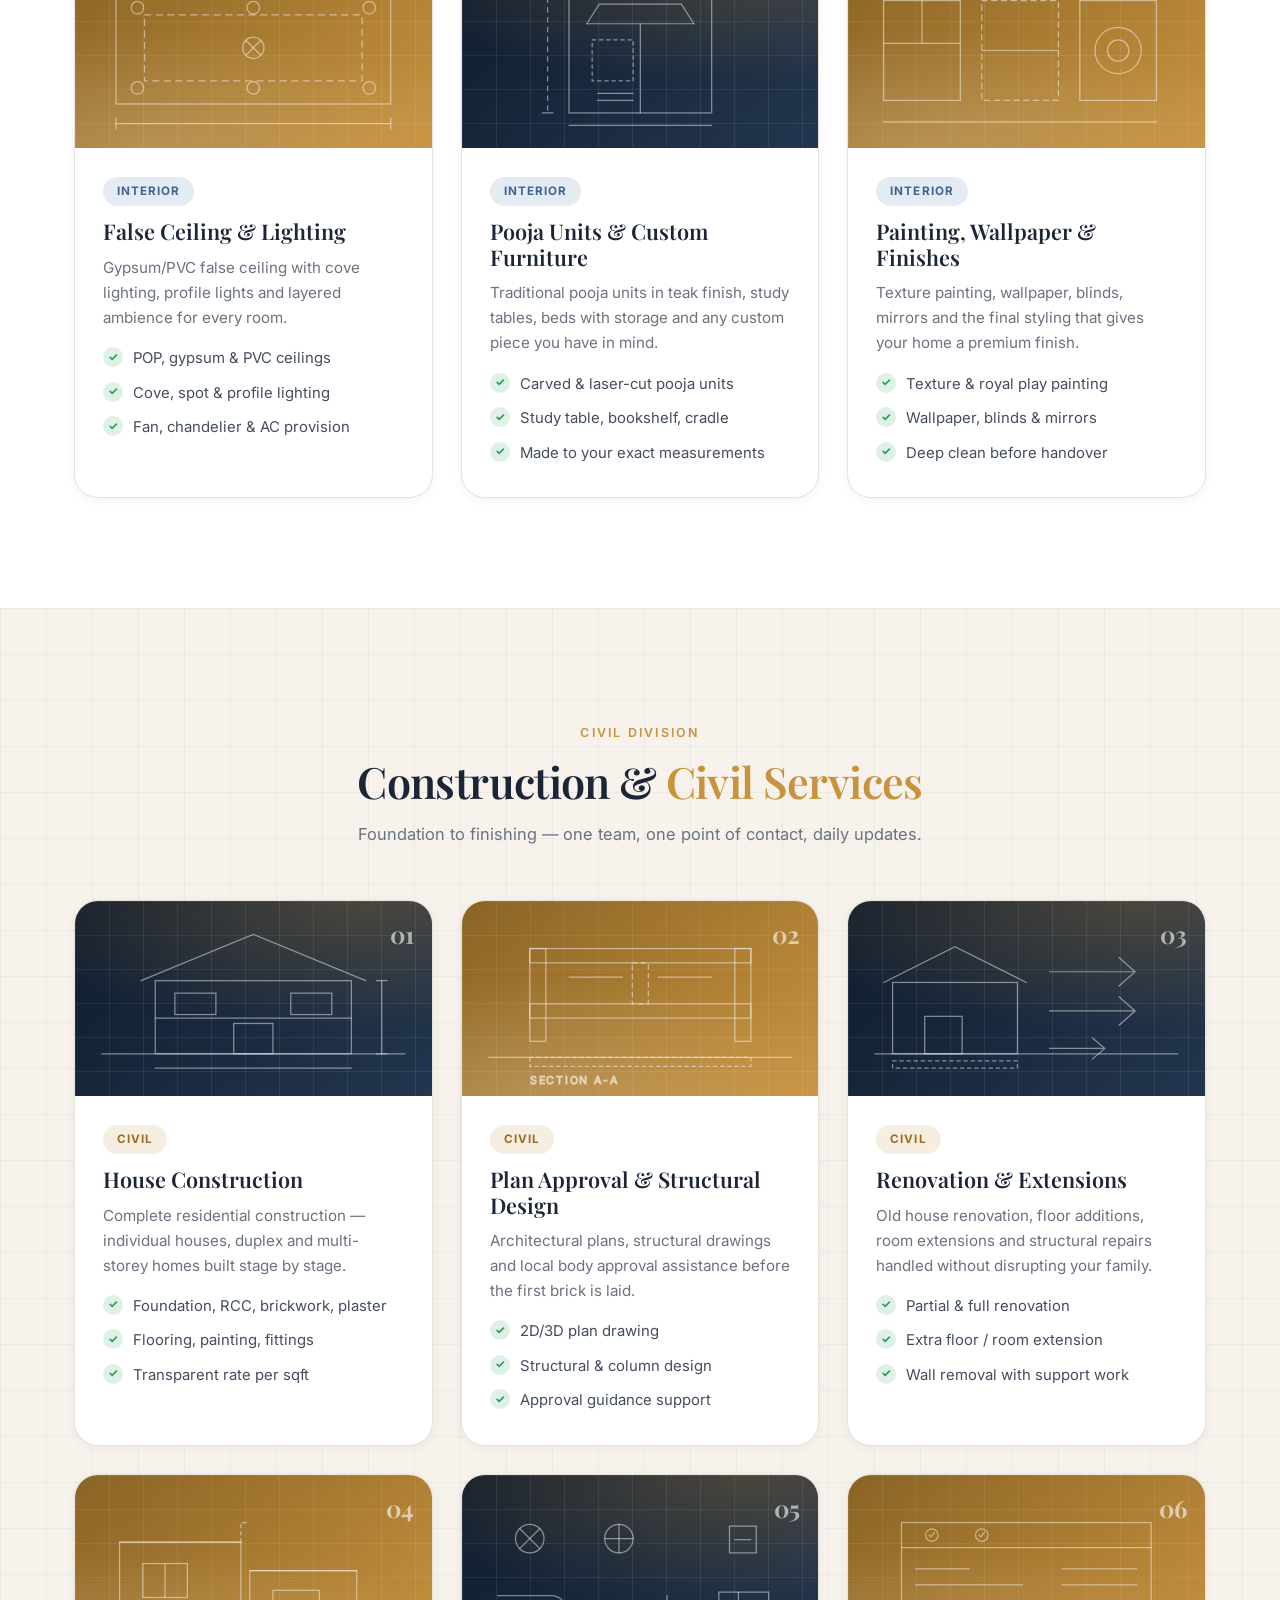
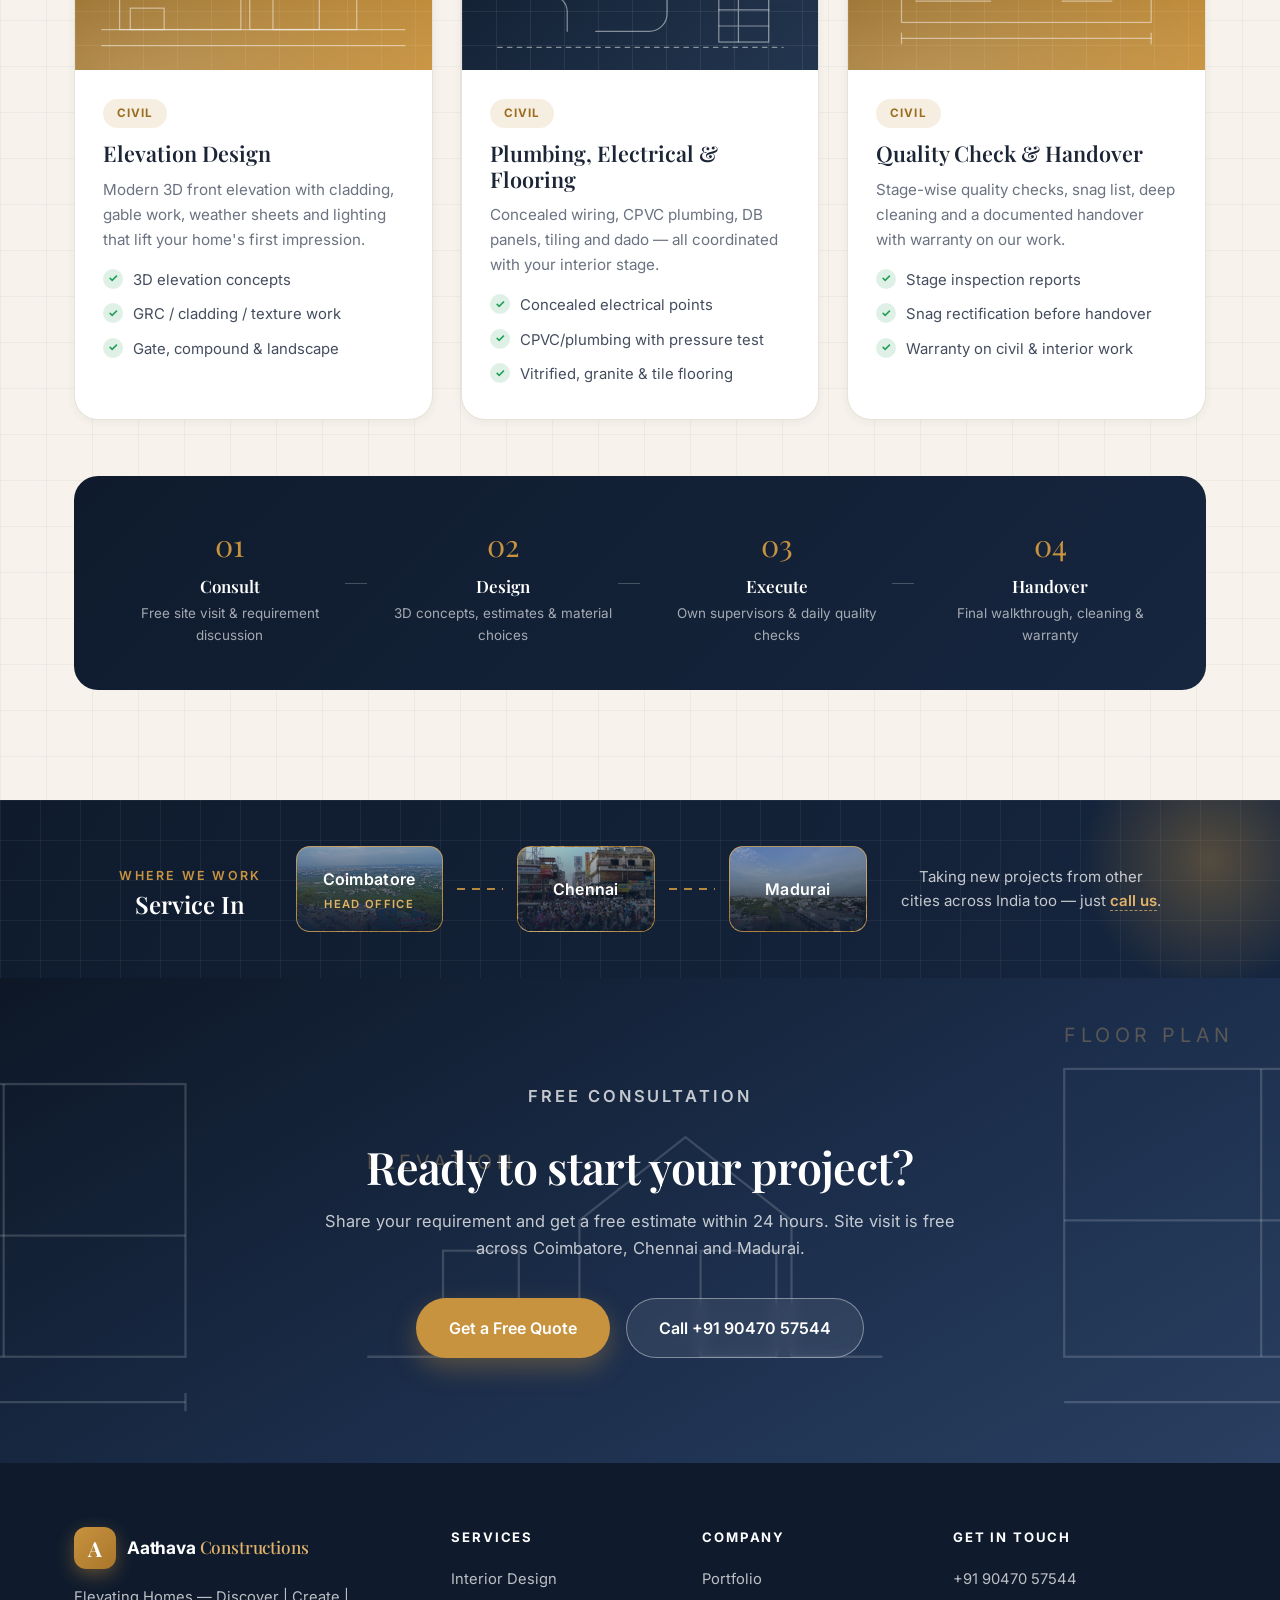
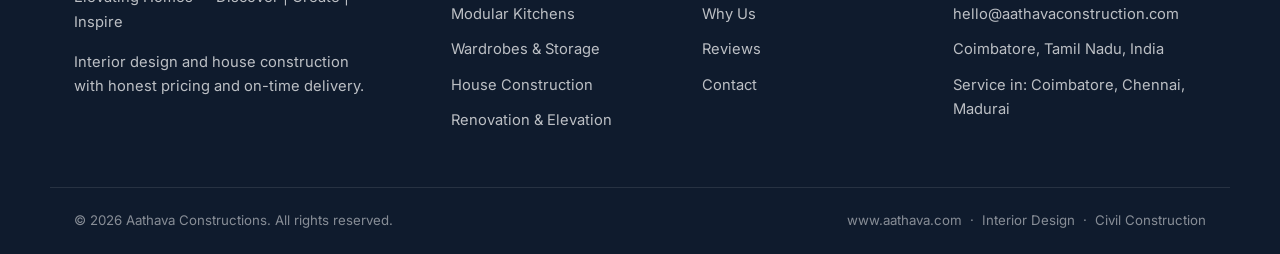
<file: services.html>
<!DOCTYPE html>
<html lang="en">
<head>
  <meta charset="UTF-8" />
  <meta name="viewport" content="width=device-width, initial-scale=1.0" />
  <title>Our Services | Interior Design & House Construction — Aathava Constructions</title>
  <meta name="description" content="Modular kitchens, wardrobes, living spaces, false ceiling, house construction, renovation and elevation design. Service in Coimbatore, Chennai, Madurai." />
  <link rel="preconnect" href="https://fonts.googleapis.com" />
  <link rel="preconnect" href="https://fonts.gstatic.com" crossorigin />
  <link href="https://fonts.googleapis.com/css2?family=Playfair+Display:ital,wght@0,500;0,600;0,700;1,500&family=Great+Vibes&family=Inter:wght@300;400;500;600;700&display=swap" rel="stylesheet" />
  <link rel="stylesheet" href="styles.css" />
</head>
<body>

  <!-- NAVBAR -->
  <header class="navbar" id="navbar">
    <div class="container nav-inner">
      <a href="index.html" class="logo">
        <span class="logo-mark">A</span>
        <span class="logo-text">Aathava <em>Constructions</em></span>
      </a>
      <nav class="nav-links" id="navLinks">
        <a href="index.html">Home</a>
        <a href="services.html" class="active-link">Services</a>
        <a href="index.html#portfolio">Portfolio</a>
        <a href="index.html#stats">Why Us</a>
        <a href="index.html#testimonials">Reviews</a>
        <a href="index.html#contact" class="btn btn-primary nav-cta">Get a Quote</a>
      </nav>
      <button class="nav-toggle" id="navToggle" aria-label="Menu">
        <span></span><span></span><span></span>
      </button>
    </div>
  </header>

  <!-- PAGE HERO -->
  <section class="page-hero">
    <div class="hero-bg">
      <div class="hero-layer hero-layer-1"></div>
      <div class="hero-layer hero-layer-2"></div>
      <svg class="bp-art bp-hero" viewBox="0 0 900 560" fill="none" xmlns="http://www.w3.org/2000/svg" aria-hidden="true">
        <g stroke="rgba(224,178,106,.6)" stroke-width="1.6" stroke-linecap="round">
          <rect x="60" y="150" width="300" height="280"/>
          <line x1="230" y1="150" x2="230" y2="330"/>
          <line x1="60" y1="330" x2="360" y2="330"/>
          <line x1="230" y1="240" x2="360" y2="240"/>
          <path d="M150 330 v-48 a48 48 0 0 1 48 48" stroke-dasharray="4 5"/>
          <rect x="90" y="185" width="52" height="34" stroke-dasharray="3 4"/>
          <line x1="60" y1="455" x2="360" y2="455"/>
          <line x1="60" y1="445" x2="60" y2="465"/>
          <line x1="360" y1="445" x2="360" y2="465"/>
        </g>
        <g stroke="rgba(255,255,255,.42)" stroke-width="1.6" stroke-linecap="round">
          <line x1="470" y1="430" x2="865" y2="430"/>
          <rect x="510" y="215" width="300" height="215"/>
          <path d="M488 215 L660 112 L832 215"/>
          <line x1="510" y1="322" x2="810" y2="322"/>
          <rect x="536" y="246" width="70" height="52"/>
          <rect x="714" y="246" width="70" height="52"/>
          <rect x="634" y="352" width="62" height="78"/>
          <line x1="858" y1="215" x2="858" y2="430"/>
          <line x1="848" y1="215" x2="868" y2="215"/>
          <line x1="848" y1="430" x2="868" y2="430"/>
          <line x1="510" y1="462" x2="810" y2="462"/>
        </g>
        <g fill="rgba(255,255,255,.55)" font-family="Inter, sans-serif" font-size="13" letter-spacing="2">
          <text x="60" y="134">GROUND FLOOR PLAN</text>
          <text x="510" y="198">FRONT ELEVATION</text>
          <text x="660" y="490" text-anchor="middle">32'-0"</text>
          <text x="60" y="528" fill="rgba(224,178,106,.7)">AATHAVA CONSTRUCTIONS &#183; SCALE 1:100</text>
        </g>
      </svg>
    </div>
    <div class="container page-hero-content">
      <nav class="breadcrumb reveal"><a href="index.html">Home</a><span>/</span><span>Services</span></nav>
      <p class="hero-badge reveal delay-1">Interior Design &nbsp;·&nbsp; Civil Construction</p>
      <h1 class="reveal delay-2">Everything We <span class="accent">Build &amp; Design</span></h1>
      <p class="hero-sub reveal delay-3">
        From a single modular kitchen to a complete house — every service is designed,
        supervised and delivered by our own team across <strong>Coimbatore, Chennai &amp; Madurai</strong>.
      </p>
      <div class="hero-actions reveal delay-4">
        <a href="#interior" class="btn btn-primary btn-lg">Interior Services</a>
        <a href="#civil" class="btn btn-ghost btn-lg">Construction Services</a>
      </div>
    </div>
  </section>

  <!-- INTERIOR SERVICES -->
  <section class="section" id="interior">
    <div class="container">
      <div class="section-head reveal">
        <p class="eyebrow">Interior Division</p>
        <h2>Interior Design <span class="accent">Services</span></h2>
        <p class="section-sub">Modular, measured and made for the way your family lives.</p>
      </div>

      <div class="svc-grid">
        <article class="svc-card reveal">
          <div class="svc-art art-navy">
            <svg class="bp-art" viewBox="0 0 400 180" fill="none" xmlns="http://www.w3.org/2000/svg" aria-hidden="true">
              <g stroke="rgba(255,255,255,.55)" stroke-width="1.4" stroke-linecap="round">
                <rect x="30" y="34" width="150" height="62"/><line x1="80" y1="34" x2="80" y2="96"/><line x1="130" y1="34" x2="130" y2="96"/>
                <rect x="220" y="34" width="150" height="62"/><line x1="270" y1="34" x2="270" y2="96"/><line x1="320" y1="34" x2="320" y2="96"/>
                <rect x="30" y="112" width="340" height="46"/><line x1="30" y1="126" x2="370" y2="126"/>
                <rect x="196" y="112" width="88" height="46"/><circle cx="222" cy="140" r="9"/><circle cx="258" cy="140" r="9"/>
                <line x1="30" y1="174" x2="370" y2="174"/><line x1="30" y1="168" x2="30" y2="180"/><line x1="370" y1="168" x2="370" y2="180"/>
              </g>
            </svg>
            <span class="svc-num">01</span>
          </div>
          <div class="svc-body">
            <span class="tag tag-interior">Interior</span>
            <h3>Modular Kitchens</h3>
            <p>L-shaped, U-shaped, parallel or island layouts with soft-close hardware, chimney provision and granite/quartz counters.</p>
            <ul class="check-list">
              <li>Free measurement &amp; 3D layout</li>
              <li>Branded hardware with warranty</li>
              <li>Tall units, baskets &amp; corner solutions</li>
            </ul>
          </div>
        </article>

        <article class="svc-card reveal delay-1">
          <div class="svc-art art-gold">
            <svg class="bp-art" viewBox="0 0 400 180" fill="none" xmlns="http://www.w3.org/2000/svg" aria-hidden="true">
              <g stroke="rgba(255,255,255,.55)" stroke-width="1.4" stroke-linecap="round">
                <rect x="60" y="18" width="280" height="140"/>
                <line x1="200" y1="18" x2="200" y2="158"/>
                <line x1="60" y1="66" x2="200" y2="66"/><line x1="200" y1="66" x2="340" y2="66"/>
                <line x1="60" y1="112" x2="200" y2="112"/><line x1="200" y1="112" x2="340" y2="112"/>
                <circle cx="186" cy="90" r="3.5"/><circle cx="214" cy="90" r="3.5"/>
                <circle cx="186" cy="136" r="3.5"/><circle cx="214" cy="136" r="3.5"/>
                <line x1="60" y1="174" x2="340" y2="174"/><line x1="60" y1="168" x2="60" y2="180"/><line x1="340" y1="168" x2="340" y2="180"/>
              </g>
            </svg>
            <span class="svc-num">02</span>
          </div>
          <div class="svc-body">
            <span class="tag tag-interior">Interior</span>
            <h3>Wardrobes &amp; Storage</h3>
            <p>Sliding and openable wardrobes with lofts, mirror shutters, drawer units and dedicated organisers for every room.</p>
            <ul class="check-list">
              <li>Custom sizing for your wall</li>
              <li>Loft boxes &amp; overhead storage</li>
              <li>Premium laminates &amp; veneer finishes</li>
            </ul>
          </div>
        </article>

        <article class="svc-card reveal delay-2">
          <div class="svc-art art-navy">
            <svg class="bp-art" viewBox="0 0 400 180" fill="none" xmlns="http://www.w3.org/2000/svg" aria-hidden="true">
              <g stroke="rgba(255,255,255,.55)" stroke-width="1.4" stroke-linecap="round">
                <rect x="40" y="24" width="150" height="88"/>
                <line x1="115" y1="112" x2="115" y2="132"/><rect x="80" y="132" width="70" height="10"/>
                <path d="M230 138 v-32 a16 16 0 0 1 16 -16 h88 a16 16 0 0 1 16 16 v32"/>
                <rect x="224" y="138" width="132" height="26" rx="7"/>
                <line x1="224" y1="152" x2="356" y2="152"/>
                <line x1="40" y1="174" x2="356" y2="174"/>
              </g>
            </svg>
            <span class="svc-num">03</span>
          </div>
          <div class="svc-body">
            <span class="tag tag-interior">Interior</span>
            <h3>Living Spaces &amp; TV Units</h3>
            <p>TV units, partitions, crockery units, sofa sets and wall panelling that make your living room feel complete.</p>
            <ul class="check-list">
              <li>TV console with concealed wiring</li>
              <li>Room partitions &amp; display shelves</li>
              <li>Custom sofa &amp; centre table</li>
            </ul>
          </div>
        </article>

        <article class="svc-card reveal delay-3">
          <div class="svc-art art-gold">
            <svg class="bp-art" viewBox="0 0 400 180" fill="none" xmlns="http://www.w3.org/2000/svg" aria-hidden="true">
              <g stroke="rgba(255,255,255,.55)" stroke-width="1.4" stroke-linecap="round">
                <rect x="46" y="24" width="308" height="126"/>
                <rect x="78" y="50" width="244" height="74" stroke-dasharray="7 6"/>
                <circle cx="70" cy="42" r="7"/><circle cx="200" cy="42" r="7"/><circle cx="330" cy="42" r="7"/>
                <circle cx="70" cy="132" r="7"/><circle cx="200" cy="132" r="7"/><circle cx="330" cy="132" r="7"/>
                <circle cx="200" cy="87" r="12"/><line x1="192" y1="79" x2="208" y2="95"/><line x1="208" y1="79" x2="192" y2="95"/>
                <line x1="46" y1="172" x2="354" y2="172"/><line x1="46" y1="166" x2="46" y2="178"/><line x1="354" y1="166" x2="354" y2="178"/>
              </g>
            </svg>
            <span class="svc-num">04</span>
          </div>
          <div class="svc-body">
            <span class="tag tag-interior">Interior</span>
            <h3>False Ceiling &amp; Lighting</h3>
            <p>Gypsum/PVC false ceiling with cove lighting, profile lights and layered ambience for every room.</p>
            <ul class="check-list">
              <li>POP, gypsum &amp; PVC ceilings</li>
              <li>Cove, spot &amp; profile lighting</li>
              <li>Fan, chandelier &amp; AC provision</li>
            </ul>
          </div>
        </article>

        <article class="svc-card reveal">
          <div class="svc-art art-navy">
            <svg class="bp-art" viewBox="0 0 400 180" fill="none" xmlns="http://www.w3.org/2000/svg" aria-hidden="true">
              <g stroke="rgba(255,255,255,.55)" stroke-width="1.4" stroke-linecap="round">
                <rect x="120" y="20" width="160" height="140"/>
                <path d="M140 60 h120"/><path d="M140 60 l14 -22 h92 l14 22"/>
                <line x1="200" y1="60" x2="200" y2="160"/>
                <rect x="146" y="78" width="46" height="46" stroke-dasharray="4 4"/>
                <path d="M152 138 h40 M152 146 h40"/>
                <path d="M120 174 h160"/>
                <path d="M96 20 v140" stroke-dasharray="5 6"/>
                <path d="M90 20 h12 M90 160 h12"/>
              </g>
            </svg>
            <span class="svc-num">05</span>
          </div>
          <div class="svc-body">
            <span class="tag tag-interior">Interior</span>
            <h3>Pooja Units &amp; Custom Furniture</h3>
            <p>Traditional pooja units in teak finish, study tables, beds with storage and any custom piece you have in mind.</p>
            <ul class="check-list">
              <li>Carved &amp; laser-cut pooja units</li>
              <li>Study table, bookshelf, cradle</li>
              <li>Made to your exact measurements</li>
            </ul>
          </div>
        </article>

        <article class="svc-card reveal delay-1">
          <div class="svc-art art-gold">
            <svg class="bp-art" viewBox="0 0 400 180" fill="none" xmlns="http://www.w3.org/2000/svg" aria-hidden="true">
              <g stroke="rgba(255,255,255,.55)" stroke-width="1.4" stroke-linecap="round">
                <rect x="40" y="34" width="86" height="112"/><line x1="40" y1="82" x2="126" y2="82"/><line x1="83" y1="34" x2="83" y2="82"/>
                <rect x="150" y="34" width="86" height="112" stroke-dasharray="6 5"/><line x1="150" y1="90" x2="236" y2="90"/>
                <rect x="260" y="34" width="86" height="112"/><circle cx="303" cy="90" r="26"/><circle cx="303" cy="90" r="12"/>
                <line x1="40" y1="170" x2="346" y2="170"/>
              </g>
            </svg>
            <span class="svc-num">06</span>
          </div>
          <div class="svc-body">
            <span class="tag tag-interior">Interior</span>
            <h3>Painting, Wallpaper &amp; Finishes</h3>
            <p>Texture painting, wallpaper, blinds, mirrors and the final styling that gives your home a premium finish.</p>
            <ul class="check-list">
              <li>Texture &amp; royal play painting</li>
              <li>Wallpaper, blinds &amp; mirrors</li>
              <li>Deep clean before handover</li>
            </ul>
          </div>
        </article>
      </div>
    </div>
  </section>

  <!-- CIVIL SERVICES -->
  <section class="section section-alt" id="civil">
    <div class="container">
      <div class="section-head reveal">
        <p class="eyebrow">Civil Division</p>
        <h2>Construction &amp; <span class="accent">Civil Services</span></h2>
        <p class="section-sub">Foundation to finishing — one team, one point of contact, daily updates.</p>
      </div>

      <div class="svc-grid">
        <article class="svc-card reveal">
          <div class="svc-art art-navy">
            <svg class="bp-art" viewBox="0 0 400 180" fill="none" xmlns="http://www.w3.org/2000/svg" aria-hidden="true">
              <g stroke="rgba(255,255,255,.55)" stroke-width="1.4" stroke-linecap="round">
                <line x1="30" y1="152" x2="370" y2="152"/>
                <rect x="90" y="70" width="220" height="82"/>
                <path d="M74 70 L200 18 L326 70"/>
                <line x1="90" y1="112" x2="310" y2="112"/>
                <rect x="112" y="84" width="46" height="24"/><rect x="242" y="84" width="46" height="24"/>
                <rect x="178" y="118" width="44" height="34"/>
                <line x1="344" y1="70" x2="344" y2="152"/><line x1="338" y1="70" x2="350" y2="70"/><line x1="338" y1="152" x2="350" y2="152"/>
                <line x1="90" y1="168" x2="310" y2="168"/>
              </g>
            </svg>
            <span class="svc-num">01</span>
          </div>
          <div class="svc-body">
            <span class="tag tag-civil">Civil</span>
            <h3>House Construction</h3>
            <p>Complete residential construction — individual houses, duplex and multi-storey homes built stage by stage.</p>
            <ul class="check-list">
              <li>Foundation, RCC, brickwork, plaster</li>
              <li>Flooring, painting, fittings</li>
              <li>Transparent rate per sqft</li>
            </ul>
          </div>
        </article>

        <article class="svc-card reveal delay-1">
          <div class="svc-art art-gold">
            <svg class="bp-art" viewBox="0 0 400 180" fill="none" xmlns="http://www.w3.org/2000/svg" aria-hidden="true">
              <g stroke="rgba(255,255,255,.55)" stroke-width="1.4" stroke-linecap="round">
                <line x1="30" y1="156" x2="370" y2="156"/>
                <rect x="76" y="34" width="248" height="16"/>
                <rect x="76" y="96" width="248" height="16"/>
                <rect x="76" y="34" width="18" height="104"/><rect x="306" y="34" width="18" height="104"/>
                <rect x="191" y="50" width="18" height="46" stroke-dasharray="5 5"/>
                <path d="M120 66 h60 M220 66 h60"/>
                <rect x="76" y="156" width="248" height="10" stroke-dasharray="4 4"/>
                <text x="76" y="186" fill="rgba(255,255,255,.5)" font-family="Inter" font-size="12" letter-spacing="2">SECTION A-A</text>
              </g>
            </svg>
            <span class="svc-num">02</span>
          </div>
          <div class="svc-body">
            <span class="tag tag-civil">Civil</span>
            <h3>Plan Approval &amp; Structural Design</h3>
            <p>Architectural plans, structural drawings and local body approval assistance before the first brick is laid.</p>
            <ul class="check-list">
              <li>2D/3D plan drawing</li>
              <li>Structural &amp; column design</li>
              <li>Approval guidance support</li>
            </ul>
          </div>
        </article>

        <article class="svc-card reveal delay-2">
          <div class="svc-art art-navy">
            <svg class="bp-art" viewBox="0 0 400 180" fill="none" xmlns="http://www.w3.org/2000/svg" aria-hidden="true">
              <g stroke="rgba(255,255,255,.55)" stroke-width="1.4" stroke-linecap="round">
                <line x1="30" y1="152" x2="370" y2="152"/>
                <rect x="50" y="72" width="140" height="80"/><path d="M40 72 L120 32 L200 72"/>
                <rect x="86" y="110" width="42" height="42"/>
                <path d="M226 60 h96 M304 44 l18 16 l-18 16"/>
                <path d="M226 104 h96 M304 88 l18 16 l-18 16"/>
                <path d="M226 146 h60 M274 134 l14 12 l-14 12"/>
                <rect x="50" y="160" width="140" height="8" stroke-dasharray="4 4"/>
              </g>
            </svg>
            <span class="svc-num">03</span>
          </div>
          <div class="svc-body">
            <span class="tag tag-civil">Civil</span>
            <h3>Renovation &amp; Extensions</h3>
            <p>Old house renovation, floor additions, room extensions and structural repairs handled without disrupting your family.</p>
            <ul class="check-list">
              <li>Partial &amp; full renovation</li>
              <li>Extra floor / room extension</li>
              <li>Wall removal with support work</li>
            </ul>
          </div>
        </article>

        <article class="svc-card reveal delay-3">
          <div class="svc-art art-gold">
            <svg class="bp-art" viewBox="0 0 400 180" fill="none" xmlns="http://www.w3.org/2000/svg" aria-hidden="true">
              <g stroke="rgba(255,255,255,.55)" stroke-width="1.4" stroke-linecap="round">
                <line x1="30" y1="154" x2="370" y2="154"/>
                <rect x="50" y="56" width="136" height="98"/>
                <line x1="50" y1="56" x2="186" y2="56"/>
                <rect x="76" y="80" width="50" height="38"/><line x1="101" y1="80" x2="101" y2="118"/>
                <rect x="62" y="130" width="38" height="24"/>
                <rect x="196" y="88" width="120" height="66"/>
                <line x1="196" y1="88" x2="316" y2="88"/>
                <rect x="222" y="110" width="52" height="44"/>
                <path d="M186 56 v-22 h10" stroke-dasharray="4 4"/>
                <path d="M30 172 h340"/>
              </g>
            </svg>
            <span class="svc-num">04</span>
          </div>
          <div class="svc-body">
            <span class="tag tag-civil">Civil</span>
            <h3>Elevation Design</h3>
            <p>Modern 3D front elevation with cladding, gable work, weather sheets and lighting that lift your home's first impression.</p>
            <ul class="check-list">
              <li>3D elevation concepts</li>
              <li>GRC / cladding / texture work</li>
              <li>Gate, compound &amp; landscape</li>
            </ul>
          </div>
        </article>

        <article class="svc-card reveal">
          <div class="svc-art art-navy">
            <svg class="bp-art" viewBox="0 0 400 180" fill="none" xmlns="http://www.w3.org/2000/svg" aria-hidden="true">
              <g stroke="rgba(255,255,255,.55)" stroke-width="1.4" stroke-linecap="round">
                <circle cx="76" cy="52" r="16"/><line x1="65" y1="41" x2="87" y2="63"/><line x1="87" y1="41" x2="65" y2="63"/>
                <circle cx="176" cy="52" r="16"/><line x1="160" y1="52" x2="192" y2="52"/><line x1="176" y1="36" x2="176" y2="68"/>
                <rect x="300" y="38" width="30" height="30"/><path d="M306 53 h18"/>
                <path d="M40 116 h60 a18 18 0 0 1 18 18 v22"/>
                <path d="M150 156 h60 a20 20 0 0 0 20 -20 v-20"/>
                <rect x="288" y="112" width="56" height="56"/><path d="M288 132 h56 M288 150 h56 M310 112 v56"/>
                <path d="M40 174 h320" stroke-dasharray="5 6"/>
              </g>
            </svg>
            <span class="svc-num">05</span>
          </div>
          <div class="svc-body">
            <span class="tag tag-civil">Civil</span>
            <h3>Plumbing, Electrical &amp; Flooring</h3>
            <p>Concealed wiring, CPVC plumbing, DB panels, tiling and dado — all coordinated with your interior stage.</p>
            <ul class="check-list">
              <li>Concealed electrical points</li>
              <li>CPVC/plumbing with pressure test</li>
              <li>Vitrified, granite &amp; tile flooring</li>
            </ul>
          </div>
        </article>

        <article class="svc-card reveal delay-1">
          <div class="svc-art art-gold">
            <svg class="bp-art" viewBox="0 0 400 180" fill="none" xmlns="http://www.w3.org/2000/svg" aria-hidden="true">
              <g stroke="rgba(255,255,255,.55)" stroke-width="1.4" stroke-linecap="round">
                <rect x="60" y="34" width="280" height="112"/>
                <path d="M60 62 h280"/>
                <circle cx="94" cy="48" r="7"/><path d="M91 48 l2 2 l4 -5"/>
                <circle cx="150" cy="48" r="7"/><path d="M147 48 l2 2 l4 -5"/>
                <path d="M76 86 h60 M76 104 h120 M76 122 h84"/>
                <path d="M240 86 h84 M240 104 h84 M240 122 h56"/>
                <path d="M60 164 h280"/>
                <path d="M60 158 v12 M340 158 v12"/>
              </g>
            </svg>
            <span class="svc-num">06</span>
          </div>
          <div class="svc-body">
            <span class="tag tag-civil">Civil</span>
            <h3>Quality Check &amp; Handover</h3>
            <p>Stage-wise quality checks, snag list, deep cleaning and a documented handover with warranty on our work.</p>
            <ul class="check-list">
              <li>Stage inspection reports</li>
              <li>Snag rectification before handover</li>
              <li>Warranty on civil &amp; interior work</li>
            </ul>
          </div>
        </article>
      </div>

      <!-- Process strip -->
      <div class="process reveal">
        <div class="process-step"><span>01</span><h4>Consult</h4><p>Free site visit &amp; requirement discussion</p></div>
        <div class="process-step"><span>02</span><h4>Design</h4><p>3D concepts, estimates &amp; material choices</p></div>
        <div class="process-step"><span>03</span><h4>Execute</h4><p>Own supervisors &amp; daily quality checks</p></div>
        <div class="process-step"><span>04</span><h4>Handover</h4><p>Final walkthrough, cleaning &amp; warranty</p></div>
      </div>
    </div>
  </section>

  <!-- SERVICE LOCATIONS -->
  <section class="loc-band">
    <div class="container locations reveal">
      <div class="loc-head">
        <p class="eyebrow">Where We Work</p>
        <h3>Service In</h3>
      </div>
      <div class="loc-route">
        <span class="loc-city has-photo" style="background-image:url('assets/img/tn09-coimbatore-city.jpg')">
          <span class="loc-label">Coimbatore<em>Head Office</em></span>
        </span>
        <span class="loc-line"></span>
        <span class="loc-city has-photo" style="background-image:url('assets/img/tn11-chennai-street.jpg')">
          <span class="loc-label">Chennai</span>
        </span>
        <span class="loc-line"></span>
        <span class="loc-city has-photo" style="background-image:url('assets/img/tn10-madurai-city.jpg')">
          <span class="loc-label">Madurai</span>
        </span>
      </div>
      <p class="loc-note">Taking new projects from other cities across India too — just <a href="index.html#contact">call us</a>.</p>
    </div>
  </section>

  <!-- CTA -->
  <section class="cta-band">
    <div class="cta-art" aria-hidden="true">
      <svg viewBox="0 0 1200 320" fill="none" xmlns="http://www.w3.org/2000/svg" preserveAspectRatio="xMidYMid slice">
        <g stroke="rgba(255,255,255,.18)" stroke-width="1.5">
          <rect x="60" y="70" width="240" height="180"/>
          <line x1="180" y1="70" x2="180" y2="250"/><line x1="60" y1="170" x2="300" y2="170"/>
          <path d="M60 280 h240"/><path d="M60 274 v12 M300 274 v12"/>
          <path d="M420 250 h140 v-90 l70 -55 l70 55 v90 h60"/>
          <rect x="470" y="180" width="50" height="40"/><rect x="640" y="180" width="50" height="70"/>
          <rect x="880" y="60" width="260" height="190"/>
          <line x1="1010" y1="60" x2="1010" y2="250"/><line x1="880" y1="160" x2="1140" y2="160"/>
          <path d="M880 280 h260"/>
        </g>
        <g fill="rgba(224,178,106,.35)" font-family="Inter" font-size="13" letter-spacing="3">
          <text x="60" y="52">LAYOUT</text><text x="420" y="126">ELEVATION</text><text x="880" y="42">FLOOR PLAN</text>
        </g>
      </svg>
    </div>
    <div class="container cta-content reveal">
      <p class="eyebrow">Free Consultation</p>
      <h2>Ready to start your project?</h2>
      <p>Share your requirement and get a free estimate within 24 hours. Site visit is free across Coimbatore, Chennai and Madurai.</p>
      <div class="hero-actions">
        <a href="index.html#contact" class="btn btn-primary btn-lg">Get a Free Quote</a>
        <a href="tel:+919047057544" class="btn btn-ghost btn-lg">Call +91 90470 57544</a>
      </div>
    </div>
  </section>

  <!-- FOOTER -->
  <footer class="footer">
    <div class="container footer-grid">
      <div class="footer-brand">
        <a href="index.html" class="logo">
          <span class="logo-mark">A</span>
          <span class="logo-text">Aathava <em>Constructions</em></span>
        </a>
        <p class="footer-tag">Elevating Homes — Discover | Create | Inspire</p>
        <p>Interior design and house construction with honest pricing and on-time delivery.</p>
      </div>
      <div class="footer-col">
        <h5>Services</h5>
        <a href="services.html#interior">Interior Design</a>
        <a href="services.html#interior">Modular Kitchens</a>
        <a href="services.html#interior">Wardrobes &amp; Storage</a>
        <a href="services.html#civil">House Construction</a>
        <a href="services.html#civil">Renovation &amp; Elevation</a>
      </div>
      <div class="footer-col">
        <h5>Company</h5>
        <a href="index.html#portfolio">Portfolio</a>
        <a href="index.html#stats">Why Us</a>
        <a href="index.html#testimonials">Reviews</a>
        <a href="index.html#contact">Contact</a>
      </div>
      <div class="footer-col">
        <h5>Get in touch</h5>
        <a href="tel:+919047057544">+91 90470 57544</a>
        <a href="mailto:hello@aathavaconstruction.com">hello@aathavaconstruction.com</a>
        <span>Coimbatore, Tamil Nadu, India</span>
        <span>Service in: Coimbatore, Chennai, Madurai</span>
      </div>
    </div>
    <div class="container footer-bottom">
      <p>© <span id="year"></span> Aathava Constructions. All rights reserved.</p>
      <p>www.aathava.com &nbsp;·&nbsp; Interior Design &nbsp;·&nbsp; Civil Construction</p>
    </div>
  </footer>

  <!-- FLOATING CTA -->
  <a href="index.html#contact" class="fab" aria-label="Get a quote">
    <span>Get Quote</span>
  </a>

  <script src="app.js"></script>
</body>
</html>
</file>
<file: styles.css>
/* ============ TOKENS ============ */
:root {
  --navy: #0f1b2d;
  --navy-2: #16263f;
  --ink: #1c2536;
  --gold: #c8933f;
  --gold-soft: #e0b26a;
  --sand: #f7f3ec;
  --paper: #ffffff;
  --muted: #6b7280;
  --line: #e7e2d9;
  --green: #1f9d55;
  --radius: 16px;
  --radius-lg: 24px;
  --shadow-sm: 0 2px 10px rgba(15, 27, 45, .06);
  --shadow: 0 14px 40px rgba(15, 27, 45, .10);
  --shadow-lg: 0 30px 70px rgba(15, 27, 45, .18);
  --ease: cubic-bezier(.22, .61, .36, 1);
  --maxw: 1180px;
}

/* ============ RESET ============ */
*, *::before, *::after { box-sizing: border-box; margin: 0; padding: 0; }
[hidden] { display: none !important; }
html { scroll-behavior: smooth; scroll-padding-top: 84px; }
body {
  font-family: 'Inter', system-ui, -apple-system, sans-serif;
  color: var(--ink);
  background: var(--paper);
  line-height: 1.65;
  -webkit-font-smoothing: antialiased;
  overflow-x: hidden;
}
img { max-width: 100%; display: block; }
a { color: inherit; text-decoration: none; }
button, input, select, textarea { font: inherit; color: inherit; }
.container { width: 100%; max-width: var(--maxw); margin-inline: auto; padding-inline: 24px; }

h1, h2, h3, h4, .logo-text em { font-family: 'Playfair Display', Georgia, serif; font-weight: 600; line-height: 1.18; }
h1 { font-size: clamp(2.3rem, 5.4vw, 4rem); letter-spacing: -.02em; }
h2 { font-size: clamp(1.85rem, 3.6vw, 2.7rem); letter-spacing: -.015em; }
h3 { font-size: 1.35rem; }

.accent { color: var(--gold); }
.eyebrow {
  display: inline-block; font-size: .78rem; font-weight: 600; letter-spacing: .18em;
  text-transform: uppercase; color: var(--gold); margin-bottom: 12px;
}
.section { padding: clamp(64px, 9vw, 110px) 0; }
.section-alt {
  background:
    linear-gradient(rgba(15, 27, 45, .045) 1px, transparent 1px),
    linear-gradient(90deg, rgba(15, 27, 45, .045) 1px, transparent 1px),
    var(--sand);
  background-size: 46px 46px, 46px 46px, auto;
}
.script { font-family: 'Great Vibes', 'Playfair Display', cursive; font-style: normal; font-weight: 400; color: var(--gold-soft); letter-spacing: .01em; }
.muted-note { font-style: normal; color: var(--muted); font-size: .82rem; }
.section-head { text-align: center; max-width: 660px; margin: 0 auto 52px; }
.section-sub { color: var(--muted); margin-top: 14px; font-size: 1.03rem; }

/* ============ BUTTONS ============ */
.btn {
  display: inline-flex; align-items: center; justify-content: center; gap: 8px;
  padding: 13px 26px; border-radius: 999px; border: 1.5px solid transparent;
  font-weight: 600; font-size: .95rem; cursor: pointer;
  transition: transform .25s var(--ease), box-shadow .25s var(--ease), background .25s, color .25s;
}
.btn:hover { transform: translateY(-2px); }
.btn-primary { background: var(--gold); color: #fff; box-shadow: 0 10px 26px rgba(200, 147, 63, .35); }
.btn-primary:hover { background: var(--gold-soft); box-shadow: 0 16px 34px rgba(200, 147, 63, .42); }
.btn-ghost { background: rgba(255,255,255,.08); color: #fff; border-color: rgba(255,255,255,.4); backdrop-filter: blur(6px); }
.btn-ghost:hover { background: rgba(255,255,255,.18); }
.btn-lg { padding: 16px 32px; font-size: 1rem; }
.btn-block { width: 100%; }
.btn.loading { opacity: .7; pointer-events: none; }

.link-arrow {
  display: inline-flex; align-items: center; gap: 7px; margin-top: 18px;
  font-weight: 600; color: var(--gold); font-size: .95rem;
}
.link-arrow::after { content: '→'; transition: transform .25s var(--ease); }
.link-arrow:hover::after { transform: translateX(5px); }
.section-head .link-arrow { margin-top: 20px; }

/* ============ NAVBAR ============ */
.navbar {
  position: fixed; inset: 0 0 auto 0; z-index: 100;
  padding: 16px 0; transition: all .35s var(--ease);
  background: transparent;
}
.navbar.scrolled {
  background: rgba(255,255,255,.94); backdrop-filter: blur(14px);
  box-shadow: var(--shadow-sm); padding: 10px 0;
}
.nav-inner { display: flex; align-items: center; justify-content: space-between; gap: 20px; }
.logo { display: flex; align-items: center; gap: 11px; }
.logo-mark {
  width: 42px; height: 42px; border-radius: 12px; display: grid; place-items: center;
  background: linear-gradient(135deg, var(--gold), #a9762b); color: #fff;
  font-family: 'Playfair Display', serif; font-weight: 700; font-size: 1.3rem;
  box-shadow: 0 6px 18px rgba(200,147,63,.4);
}
.logo-text { font-weight: 700; font-size: 1.08rem; color: #fff; letter-spacing: -.01em; }
.logo-text em { font-style: normal; font-weight: 500; color: var(--gold-soft); }
.navbar.scrolled .logo-text { color: var(--navy); }
.navbar.scrolled .logo-text em { color: var(--gold); }

.nav-links { display: flex; align-items: center; gap: 30px; }
.nav-links a { font-size: .94rem; font-weight: 500; color: rgba(255,255,255,.88); position: relative; }
.nav-links a:not(.nav-cta)::after {
  content: ''; position: absolute; left: 0; bottom: -6px; width: 0; height: 2px;
  background: var(--gold); transition: width .3s var(--ease);
}
.nav-links a:not(.nav-cta):hover::after { width: 100%; }
.navbar.scrolled .nav-links a { color: var(--navy); }
.nav-cta { padding: 10px 22px; }

.nav-toggle { display: none; flex-direction: column; gap: 5px; background: none; border: 0; cursor: pointer; padding: 6px; }
.nav-toggle span { width: 26px; height: 2.5px; background: #fff; border-radius: 3px; transition: .3s; }
.navbar.scrolled .nav-toggle span { background: var(--navy); }
.nav-toggle.open span:nth-child(1) { transform: translateY(7.5px) rotate(45deg); }
.nav-toggle.open span:nth-child(2) { opacity: 0; }
.nav-toggle.open span:nth-child(3) { transform: translateY(-7.5px) rotate(-45deg); }

/* ============ HERO ============ */
.hero { position: relative; min-height: 100vh; display: flex; align-items: center; padding: 130px 0 80px; overflow: hidden; }
.hero-bg { position: absolute; inset: 0; z-index: -1; }
.hero-layer { position: absolute; inset: 0; }
.hero-layer-1 {
  background:
    radial-gradient(1000px 600px at 78% 18%, rgba(200,147,63,.30), transparent 60%),
    linear-gradient(155deg, #0d1726 0%, #16263f 48%, #20304d 100%);
}
.hero-layer-2 {
  opacity: .5;
  background-image:
    linear-gradient(rgba(255,255,255,.045) 1px, transparent 1px),
    linear-gradient(90deg, rgba(255,255,255,.045) 1px, transparent 1px);
  background-size: 64px 64px;
  mask-image: radial-gradient(circle at 50% 45%, #000 20%, transparent 78%);
}
.hero-shapes .shape { position: absolute; border-radius: 50%; filter: blur(60px); opacity: .5; animation: float 14s ease-in-out infinite; }
@keyframes float { 0%,100% { transform: translate(0,0) scale(1); } 50% { transform: translate(24px,-30px) scale(1.07); } }

/* ---- Blueprint artwork ---- */
.bp-art { position: absolute; pointer-events: none; }
.bp-hero {
  right: -40px; bottom: 0; width: min(62%, 780px); height: auto;
  opacity: .5; z-index: 0;
  animation: bpIn 1.6s var(--ease) both .3s;
}
@keyframes bpIn { from { opacity: 0; transform: translateY(26px); } to { opacity: .5; transform: none; } }
.bp-service { inset: 0; width: 100%; height: 100%; opacity: .38; }
.service-visual { position: relative; }
.service-visual > *:not(.bp-art) { position: relative; z-index: 1; }
.shape-1 { width: 340px; height: 340px; background: var(--gold); top: 8%; right: 6%; }
.shape-2 { width: 260px; height: 260px; background: #3b6ea5; bottom: 12%; left: 4%; animation-delay: -5s; }
.shape-3 { width: 180px; height: 180px; background: var(--gold-soft); top: 52%; right: 34%; animation-delay: -9s; }
@keyframes float { 0%,100% { transform: translate(0,0) scale(1); } 50% { transform: translate(24px,-30px) scale(1.07); } }

.hero-content { color: #fff; text-align: center; max-width: 900px; }
.hero-badge {
  display: inline-block; padding: 8px 20px; border-radius: 999px;
  background: rgba(200,147,63,.16); border: 1px solid rgba(200,147,63,.45);
  color: var(--gold-soft); font-size: .82rem; font-weight: 500; letter-spacing: .05em;
  backdrop-filter: blur(6px);
}
.hero h1 { margin: 24px 0 20px; }
.hero-sub { color: rgba(255,255,255,.76); font-size: clamp(1rem, 1.6vw, 1.16rem); max-width: 660px; margin: 0 auto; }
.hero-actions { display: flex; gap: 16px; justify-content: center; flex-wrap: wrap; margin-top: 36px; }

.hero-mini-stats {
  display: inline-flex; align-items: center; gap: 30px; margin-top: 54px;
  padding: 22px 38px; border-radius: var(--radius-lg);
  background: rgba(255,255,255,.07); border: 1px solid rgba(255,255,255,.16);
  backdrop-filter: blur(12px);
}
.hero-mini-stats div:not(.divider) { text-align: center; }
.hero-mini-stats strong { display: block; font-family: 'Playfair Display', serif; font-size: clamp(1.7rem,3vw,2.3rem); color: var(--gold-soft); }
.hero-mini-stats span { font-size: .78rem; color: rgba(255,255,255,.68); letter-spacing: .04em; }
.hero-mini-stats .divider { width: 1px; height: 44px; background: rgba(255,255,255,.2); }

/* ============ SERVICES ============ */
.service-grid { display: grid; grid-template-columns: repeat(auto-fit, minmax(330px, 1fr)); gap: 30px; }
.service-card {
  background: var(--paper); border: 1px solid var(--line); border-radius: var(--radius-lg);
  overflow: hidden; box-shadow: var(--shadow-sm);
  transition: transform .4s var(--ease), box-shadow .4s var(--ease);
}
.service-card:hover { transform: translateY(-8px); box-shadow: var(--shadow-lg); }
.service-visual { height: 170px; display: grid; place-items: center; position: relative; overflow: hidden; }
.interior-visual { background: linear-gradient(135deg, #2b3f5c, #4a6fa5); }
.civil-visual { background: linear-gradient(135deg, #1f2a3a, var(--gold)); }
.service-visual::after {
  content: ''; position: absolute; inset: 0;
  background-image: radial-gradient(rgba(255,255,255,.18) 1px, transparent 1px);
  background-size: 22px 22px; opacity: .5;
}
.service-icon {
  width: 78px; height: 78px; border-radius: 22px; display: grid; place-items: center;
  background: rgba(255,255,255,.14); border: 1px solid rgba(255,255,255,.3);
  color: #fff; backdrop-filter: blur(8px); position: relative; z-index: 1;
}
.service-icon svg { width: 38px; height: 38px; }
.service-body { padding: 30px; }
.service-body h3 { margin: 14px 0 10px; }
.service-body > p { color: var(--muted); font-size: .96rem; }

.tag {
  display: inline-block; padding: 5px 14px; border-radius: 999px;
  font-size: .73rem; font-weight: 700; letter-spacing: .09em; text-transform: uppercase;
}
.tag-interior { background: rgba(74,111,165,.14); color: #3c6496; }
.tag-civil { background: rgba(200,147,63,.16); color: #9a6d21; }
.tag-all { background: var(--sand); color: var(--muted); }

.check-list { list-style: none; margin-top: 18px; display: grid; gap: 10px; }
.check-list li { position: relative; padding-left: 30px; font-size: .93rem; color: #444d5e; }
.check-list li::before {
  content: '✓'; position: absolute; left: 0; top: 1px;
  width: 20px; height: 20px; border-radius: 50%; display: grid; place-items: center;
  background: rgba(31,157,85,.14); color: var(--green); font-size: .72rem; font-weight: 700;
}

.process {
  display: grid; grid-template-columns: repeat(auto-fit, minmax(210px, 1fr)); gap: 22px;
  margin-top: 56px; padding: 36px 30px; border-radius: var(--radius-lg);
  background: linear-gradient(135deg, var(--navy), var(--navy-2)); color: #fff;
}
.process-step { text-align: center; padding: 8px; position: relative; }
.process-step:not(:last-child)::after {
  content: ''; position: absolute; right: -11px; top: 50%; width: 22px; height: 1px;
  background: rgba(255,255,255,.22);
}
.process-step span {
  font-family: 'Playfair Display', serif; font-size: 1.9rem; color: var(--gold);
  display: block; margin-bottom: 6px;
}
.process-step h4 { font-size: 1.06rem; margin-bottom: 6px; }
.process-step p { font-size: .84rem; color: rgba(255,255,255,.62); }

/* ============ SERVICE LOCATIONS BAND ============ */
.loc-band {
  position: relative; overflow: hidden; color: #fff;
  padding: 46px 0; background: linear-gradient(120deg, var(--navy), var(--navy-2));
}
.loc-band::before {
  content: ''; position: absolute; inset: 0;
  background-image:
    linear-gradient(rgba(255,255,255,.05) 1px, transparent 1px),
    linear-gradient(90deg, rgba(255,255,255,.05) 1px, transparent 1px);
  background-size: 40px 40px;
}
.loc-band::after {
  content: ''; position: absolute; right: -60px; top: -70px;
  width: 260px; height: 260px; border-radius: 50%;
  background: radial-gradient(circle, rgba(200,147,63,.35), transparent 70%);
}
.locations {
  position: relative; z-index: 1;
  display: flex; align-items: center; justify-content: center;
  gap: 34px; flex-wrap: wrap; text-align: center;
}
.loc-head h3 { font-size: 1.5rem; }
.loc-head .eyebrow { margin-bottom: 4px; }
.loc-route { display: flex; align-items: center; gap: 14px; flex-wrap: wrap; justify-content: center; }
.loc-city {
  display: flex; flex-direction: column; align-items: center;
  padding: 13px 26px; border-radius: 14px; min-width: 138px;
  background: rgba(255,255,255,.07); border: 1px solid rgba(200,147,63,.5);
  backdrop-filter: blur(8px); transition: transform .3s var(--ease), background .3s;
}
.loc-city:hover { transform: translateY(-4px); background-color: rgba(200,147,63,.18); }
.loc-city em {
  font-style: normal; font-size: .7rem; letter-spacing: .12em;
  text-transform: uppercase; color: var(--gold-soft); margin-top: 3px;
}
.loc-city.has-photo {
  position: relative; overflow: hidden; min-height: 86px;
  justify-content: center;
  background-size: cover; background-position: center;
  border-color: rgba(200,147,63,.75);
}
.loc-city.has-photo::before {
  content: ''; position: absolute; inset: 0;
  background: linear-gradient(180deg, rgba(15,27,45,.28) 0%, rgba(15,27,45,.92) 100%);
  transition: opacity .3s;
}
.loc-city.has-photo:hover::before { opacity: .78; }
.loc-label {
  position: relative; z-index: 1;
  display: flex; flex-direction: column; align-items: center;
  font-weight: 600; letter-spacing: .02em;
}
.loc-line { width: 46px; height: 2px; background: repeating-linear-gradient(90deg, rgba(200,147,63,.9) 0 8px, transparent 8px 15px); }
.loc-note { font-size: .94rem; color: rgba(255,255,255,.75); max-width: 260px; }
.loc-note a { color: var(--gold-soft); font-weight: 600; border-bottom: 1px dashed rgba(224,178,106,.7); }

/* ============ HIGHLIGHT STRIP ============ */
.highlight-strip {
  display: grid; grid-template-columns: repeat(auto-fit, minmax(180px, 1fr));
  gap: 18px; margin-top: 46px;
}
.hs-item {
  text-align: center; padding: 26px 18px; border-radius: var(--radius);
  background: var(--sand); border: 1px solid var(--line);
  transition: transform .3s var(--ease), border-color .3s, box-shadow .3s;
}
.hs-item:hover { transform: translateY(-6px); border-color: var(--gold); box-shadow: var(--shadow-sm); }
.hs-ico {
  width: 56px; height: 56px; margin: 0 auto 14px; border-radius: 16px;
  display: grid; place-items: center; color: var(--gold);
  background: var(--paper); border: 1px solid var(--line);
}
.hs-ico svg { width: 28px; height: 28px; }
.hs-item h4 { font-size: 1rem; margin-bottom: 4px; }
.hs-item p { font-size: .84rem; color: var(--muted); font-style: italic; }

/* ============ STATS ============ */
.stats-grid { display: grid; grid-template-columns: repeat(auto-fit, minmax(170px, 1fr)); gap: 20px; }
.stat-card {
  background: var(--paper); border: 1px solid var(--line); border-radius: var(--radius);
  padding: 30px 20px; text-align: center; box-shadow: var(--shadow-sm);
  transition: transform .35s var(--ease), box-shadow .35s var(--ease);
}
.stat-card:hover { transform: translateY(-6px); box-shadow: var(--shadow); border-color: var(--gold); }
.stat-num {
  font-family: 'Playfair Display', serif; font-size: clamp(2.2rem, 4vw, 3rem);
  font-weight: 700; color: var(--gold); line-height: 1;
}
.stat-num::after { content: '+'; color: var(--navy); }
.stat-label { margin-top: 10px; font-size: .88rem; color: var(--muted); font-weight: 500; }

/* ============ PORTFOLIO ============ */
.filter-bar { display: flex; flex-wrap: wrap; gap: 10px; justify-content: center; margin-bottom: 40px; }
.filter-btn {
  padding: 10px 22px; border-radius: 999px; border: 1.5px solid var(--line);
  background: var(--paper); font-size: .9rem; font-weight: 500; cursor: pointer;
  transition: all .25s var(--ease);
}
.filter-btn:hover { border-color: var(--gold); color: var(--gold); }
.filter-btn.active { background: var(--navy); border-color: var(--navy); color: #fff; }

.portfolio-grid { display: grid; grid-template-columns: repeat(auto-fill, minmax(300px, 1fr)); gap: 26px; }
.portfolio-card {
  border-radius: var(--radius-lg); overflow: hidden; cursor: pointer;
  background: var(--paper); border: 1px solid var(--line);
  box-shadow: var(--shadow-sm); position: relative;
  transition: transform .4s var(--ease), box-shadow .4s var(--ease), opacity .4s;
}
.portfolio-card:hover { transform: translateY(-8px); box-shadow: var(--shadow-lg); }
.portfolio-card.hide { display: none; }

.p-visual {
  height: 230px; position: relative; display: grid; place-items: center; overflow: hidden;
  color: #fff; text-align: center; padding: 20px;
}
.p-visual::before {
  content: ''; position: absolute; inset: 0;
  background-image:
    linear-gradient(rgba(255,255,255,.07) 1px, transparent 1px),
    linear-gradient(90deg, rgba(255,255,255,.07) 1px, transparent 1px);
  background-size: 30px 30px; opacity: .7;
}
.p-glyph { font-size: 3rem; line-height: 1; position: relative; z-index: 1; filter: drop-shadow(0 6px 14px rgba(0,0,0,.3)); }
.p-visual .tag { position: absolute; top: 16px; left: 16px; z-index: 2; background: rgba(255,255,255,.92); }
.p-view {
  position: absolute; inset: auto 0 0 0; padding: 14px; text-align: center;
  background: linear-gradient(transparent, rgba(0,0,0,.55));
  font-size: .85rem; font-weight: 600; letter-spacing: .08em; text-transform: uppercase;
  transform: translateY(100%); transition: transform .35s var(--ease); z-index: 2;
}
.portfolio-card:hover .p-view { transform: translateY(0); }

.p-body { padding: 20px 22px 24px; }
.p-body h4 { font-family: 'Playfair Display', serif; font-size: 1.12rem; margin-bottom: 7px; }
.p-body p { font-size: .87rem; color: var(--muted); }
.p-meta { display: flex; gap: 14px; margin-top: 14px; flex-wrap: wrap; }
.p-meta span {
  font-size: .76rem; color: #55607a; background: var(--sand);
  padding: 4px 11px; border-radius: 999px; font-weight: 500;
}
.portfolio-empty { text-align: center; padding: 50px 0; color: var(--muted); }

/* ============ TESTIMONIALS ============ */
.testimonial-grid { display: grid; grid-template-columns: repeat(auto-fit, minmax(300px, 1fr)); gap: 26px; }
.testimonial {
  background: var(--paper); border: 1px solid var(--line); border-radius: var(--radius-lg);
  padding: 32px 28px; box-shadow: var(--shadow-sm); position: relative;
  transition: transform .35s var(--ease);
}
.testimonial:hover { transform: translateY(-6px); }
.stars { color: var(--gold); letter-spacing: 3px; font-size: 1rem; margin-bottom: 16px; }
.testimonial blockquote { font-size: .98rem; color: #444d5e; font-style: italic; }
.testimonial figcaption { margin-top: 20px; padding-top: 18px; border-top: 1px dashed var(--line); }
.testimonial figcaption strong { display: block; font-size: .98rem; }
.testimonial figcaption span { font-size: .82rem; color: var(--muted); }

/* ============ CONTACT ============ */
.contact-wrap { display: grid; grid-template-columns: 1fr 1.15fr; gap: 50px; align-items: start; }
.contact-info .section-sub { margin-bottom: 30px; }
.contact-list { list-style: none; display: grid; gap: 20px; }
.contact-list li { display: flex; gap: 16px; align-items: flex-start; }
.ci-icon {
  width: 46px; height: 46px; border-radius: 13px; display: grid; place-items: center;
  background: var(--sand); border: 1px solid var(--line); font-size: 1.1rem; flex-shrink: 0;
}
.contact-list small { display: block; font-size: .74rem; text-transform: uppercase; letter-spacing: .1em; color: var(--muted); }
.contact-list a, .contact-list span { font-weight: 600; font-size: .97rem; color: var(--navy); }
.contact-list a:hover { color: var(--gold); }

.trust-strip {
  display: flex; gap: 30px; margin-top: 34px; padding: 22px 26px;
  background: linear-gradient(135deg, var(--navy), var(--navy-2));
  border-radius: var(--radius); color: #fff;
}
.trust-strip div { text-align: center; }
.trust-strip strong { display: block; font-family: 'Playfair Display', serif; font-size: 1.7rem; color: var(--gold-soft); }
.trust-strip span { font-size: .76rem; color: rgba(255,255,255,.7); }

.quote-form {
  background: var(--paper); border: 1px solid var(--line); border-radius: var(--radius-lg);
  padding: 36px; box-shadow: var(--shadow); position: relative;
}
.form-row { display: grid; grid-template-columns: 1fr 1fr; gap: 18px; }
.field { margin-bottom: 18px; }
.field label { display: block; font-size: .85rem; font-weight: 600; margin-bottom: 7px; color: var(--navy); }
.field input, .field select, .field textarea {
  width: 100%; padding: 13px 15px; border: 1.5px solid var(--line); border-radius: 11px;
  background: #fdfcfa; font-size: .94rem; transition: border .25s, box-shadow .25s;
}
.field textarea { resize: vertical; min-height: 110px; }
.field input:focus, .field select:focus, .field textarea:focus {
  outline: none; border-color: var(--gold); box-shadow: 0 0 0 4px rgba(200,147,63,.14);
}
.field input.invalid, .field select.invalid { border-color: #dc3545; box-shadow: 0 0 0 4px rgba(220,53,69,.1); }
.error { display: block; font-size: .78rem; color: #dc3545; min-height: 16px; margin-top: 4px; }
.form-note { text-align: center; font-size: .83rem; color: var(--muted); margin-top: 14px; }

.form-success {
  position: absolute; inset: 0; background: var(--paper); border-radius: var(--radius-lg);
  display: grid; place-content: center; text-align: center; padding: 40px; gap: 8px; z-index: 3;
}
.success-icon {
  width: 74px; height: 74px; border-radius: 50%; margin: 0 auto 12px;
  background: rgba(31,157,85,.12); color: var(--green);
  display: grid; place-items: center; font-size: 2.2rem; font-weight: 700;
}
.form-success h4 { font-size: 1.3rem; }
.form-success p { color: var(--muted); }

/* ============ PAGE HERO (inner pages) ============ */
.page-hero {
  position: relative; overflow: hidden; color: #fff;
  padding: clamp(130px, 16vw, 175px) 0 clamp(60px, 8vw, 90px);
}
.page-hero .hero-bg { position: absolute; inset: 0; z-index: -1; }
.page-hero-content { position: relative; z-index: 1; max-width: 760px; }
.page-hero .hero-sub strong { color: var(--gold-soft); }

.breadcrumb { display: flex; align-items: center; gap: 10px; font-size: .86rem; margin-bottom: 20px; color: rgba(255,255,255,.6); }
.breadcrumb a { color: rgba(255,255,255,.75); transition: color .2s; }
.breadcrumb a:hover { color: var(--gold-soft); }
.breadcrumb span:last-child { color: var(--gold-soft); }

.nav-links a.active-link { color: var(--gold); }
.nav-links a.active-link::after { width: 100%; }
.navbar.scrolled .nav-links a.active-link { color: var(--gold); }

/* ============ SERVICE CARDS (services page) ============ */
.svc-grid { display: grid; grid-template-columns: repeat(auto-fit, minmax(340px, 1fr)); gap: 28px; }
.svc-card {
  background: var(--paper); border: 1px solid var(--line); border-radius: var(--radius-lg);
  overflow: hidden; box-shadow: var(--shadow-sm);
  transition: transform .4s var(--ease), box-shadow .4s var(--ease), border-color .4s;
}
.svc-card:hover { transform: translateY(-8px); box-shadow: var(--shadow-lg); border-color: rgba(200,147,63,.55); }

.svc-art {
  position: relative; height: 195px; overflow: hidden;
  display: grid; place-items: center;
}
.svc-art .bp-art { position: absolute; inset: 0; width: 100%; height: 100%; opacity: .85; }
.art-navy {
  background:
    radial-gradient(600px 200px at 80% 0%, rgba(200,147,63,.28), transparent 65%),
    linear-gradient(140deg, #0f1b2d, #23364f);
}
.art-gold {
  background:
    radial-gradient(600px 200px at 20% 100%, rgba(255,255,255,.16), transparent 60%),
    linear-gradient(140deg, #8a6425, #c8933f);
}
.svc-art::after {
  content: ''; position: absolute; inset: 0;
  background-image:
    linear-gradient(rgba(255,255,255,.07) 1px, transparent 1px),
    linear-gradient(90deg, rgba(255,255,255,.07) 1px, transparent 1px);
  background-size: 34px 34px;
}
.svc-num {
  position: absolute; top: 14px; right: 18px; z-index: 2;
  font-family: 'Playfair Display', serif; font-size: 1.5rem; font-weight: 700;
  color: rgba(255,255,255,.6);
}
.svc-body { padding: 28px 28px 32px; }
.svc-body h3 { margin: 13px 0 10px; }
.svc-body > p { color: var(--muted); font-size: .95rem; }
.svc-body .check-list { margin-top: 16px; }

/* ============ CTA BAND ============ */
.cta-band {
  position: relative; overflow: hidden; color: #fff; text-align: center;
  padding: clamp(70px, 9vw, 105px) 0;
  background: linear-gradient(150deg, #0d1726, #1c2f4d 60%, #2a3f61);
}
.cta-art { position: absolute; inset: 0; opacity: .9; }
.cta-art svg { width: 100%; height: 100%; }
.cta-content { position: relative; z-index: 1; max-width: 720px; }
.cta-content h2 { font-size: clamp(1.9rem, 4vw, 2.8rem); margin-bottom: 14px; }
.cta-content p { color: rgba(255,255,255,.75); margin-bottom: 30px; font-size: 1.03rem; }

/* ============ FOOTER ============ */
.footer { background: var(--navy); color: rgba(255,255,255,.72); padding-top: 64px; }
.footer-grid { display: grid; grid-template-columns: 1.6fr 1fr 1fr 1.2fr; gap: 40px; padding-bottom: 44px; }
.footer .logo-text { color: #fff; }
.footer-brand p { margin-top: 16px; font-size: .92rem; max-width: 300px; }
.footer-col h5 { color: #fff; font-size: .82rem; letter-spacing: .14em; text-transform: uppercase; margin-bottom: 18px; font-weight: 700; }
.footer-col a, .footer-col span { display: block; font-size: .92rem; margin-bottom: 11px; transition: color .2s; }
.footer-col a:hover { color: var(--gold-soft); }
.footer-bottom {
  display: flex; justify-content: space-between; gap: 14px; flex-wrap: wrap;
  padding-top: 22px; padding-bottom: 22px; border-top: 1px solid rgba(255,255,255,.1);
  font-size: .83rem; color: rgba(255,255,255,.5);
}

/* ============ LIGHTBOX ============ */
.lightbox {
  position: fixed; inset: 0; z-index: 300; background: rgba(8,13,22,.93);
  backdrop-filter: blur(8px); display: grid; place-items: center; padding: 24px;
  animation: fadeIn .3s ease;
}
@keyframes fadeIn { from { opacity: 0; } to { opacity: 1; } }
.lb-content {
  display: grid; grid-template-columns: 1.3fr 1fr; gap: 34px; max-width: 980px; width: 100%;
  background: var(--paper); border-radius: var(--radius-lg); overflow: hidden; box-shadow: var(--shadow-lg);
  animation: pop .35s var(--ease);
}
@keyframes pop { from { transform: scale(.94); opacity: 0; } to { transform: scale(1); opacity: 1; } }
.lb-visual { min-height: 340px; display: grid; place-items: center; color: #fff; text-align: center; padding: 30px; position: relative; }
.lb-visual::before {
  content: ''; position: absolute; inset: 0;
  background-image: radial-gradient(rgba(255,255,255,.16) 1px, transparent 1px);
  background-size: 26px 26px;
}
.lb-visual .glyph { font-size: 5rem; position: relative; z-index: 1; filter: drop-shadow(0 10px 22px rgba(0,0,0,.35)); }
.lb-info { padding: 40px 38px 40px 0; align-self: center; }
.lb-info h3 { font-size: 1.65rem; margin: 14px 0 12px; }
.lb-info p { color: var(--muted); font-size: .96rem; }
.lb-meta { display: flex; flex-wrap: wrap; gap: 12px; margin-top: 22px; }
.lb-meta span { font-size: .8rem; background: var(--sand); padding: 7px 14px; border-radius: 999px; font-weight: 500; }
.lb-close, .lb-prev, .lb-next {
  position: absolute; z-index: 310; border: 0; cursor: pointer; color: #fff;
  background: rgba(255,255,255,.12); width: 46px; height: 46px; border-radius: 50%;
  font-size: 1.3rem; display: grid; place-items: center; transition: background .25s;
}
.lb-close:hover, .lb-prev:hover, .lb-next:hover { background: var(--gold); }
.lb-close { top: 22px; right: 22px; }
.lb-prev { left: 20px; top: 50%; transform: translateY(-50%); }
.lb-next { right: 20px; top: 50%; transform: translateY(-50%); }

/* ============ FAB ============ */
.fab {
  position: fixed; right: 22px; bottom: 22px; z-index: 90;
  display: inline-flex; align-items: center; gap: 9px;
  padding: 14px 24px; border-radius: 999px; background: var(--gold); color: #fff;
  font-weight: 600; font-size: .92rem; box-shadow: 0 14px 34px rgba(200,147,63,.45);
  transform: translateY(90px); opacity: 0; transition: all .4s var(--ease);
}
.fab.show { transform: translateY(0); opacity: 1; }
.fab:hover { background: var(--gold-soft); transform: translateY(-3px); }
.fab::before { content: '💬'; }

/* ============ REVEAL ============ */
.reveal { opacity: 0; transform: translateY(28px); transition: opacity .7s var(--ease), transform .7s var(--ease); }
.reveal.visible { opacity: 1; transform: none; }
.delay-1 { transition-delay: .1s; }
.delay-2 { transition-delay: .2s; }
.delay-3 { transition-delay: .3s; }
.delay-4 { transition-delay: .4s; }
.delay-5 { transition-delay: .5s; }

/* ============ RESPONSIVE ============ */
@media (max-width: 960px) {
  .bp-hero { opacity: .28; width: 78%; right: -90px; }
  .locations { gap: 24px; }
  .loc-line { width: 28px; }
  .contact-wrap { grid-template-columns: 1fr; }
  .footer-grid { grid-template-columns: 1fr 1fr; }
  .lb-content { grid-template-columns: 1fr; max-width: 560px; }
  .lb-info { padding: 0 30px 32px; }
  .lb-visual { min-height: 240px; }
}
@media (max-width: 820px) {
  .nav-toggle { display: flex; }
  .nav-links {
    position: fixed; inset: 0 0 0 auto; width: min(320px, 84vw);
    background: var(--navy); flex-direction: column; align-items: flex-start;
    gap: 22px; padding: 96px 32px 32px; transform: translateX(100%);
    transition: transform .38s var(--ease); box-shadow: var(--shadow-lg);
  }
  .nav-links.open { transform: translateX(0); }
  .nav-links a { color: #fff !important; font-size: 1.05rem; }
  .nav-cta { width: 100%; justify-content: center; }
  .hero-mini-stats { flex-direction: column; gap: 18px; padding: 24px 40px; }
  .hero-mini-stats .divider { width: 60px; height: 1px; }
  .process-step:not(:last-child)::after { display: none; }
  .lb-prev, .lb-next { top: auto; bottom: 18px; transform: none; }
}
@media (max-width: 760px) {
  .bp-hero { display: none; }
  .bp-service { opacity: .25; }
  .loc-route { gap: 10px; }
  .loc-city { min-width: 116px; padding: 11px 18px; }
  .loc-note { max-width: 100%; }
}
@media (max-width: 560px) {
  .svc-grid { grid-template-columns: 1fr; }
  .svc-art { height: 165px; }
  .form-row { grid-template-columns: 1fr; gap: 0; }
  .loc-line { display: none; }
  .quote-form { padding: 26px 20px; }
  .footer-grid { grid-template-columns: 1fr; gap: 30px; }
  .footer-bottom { flex-direction: column; text-align: center; }
  .trust-strip { gap: 16px; padding: 18px; }
  .hero-actions .btn { width: 100%; }
  .service-grid { grid-template-columns: 1fr; }
}
</file>
